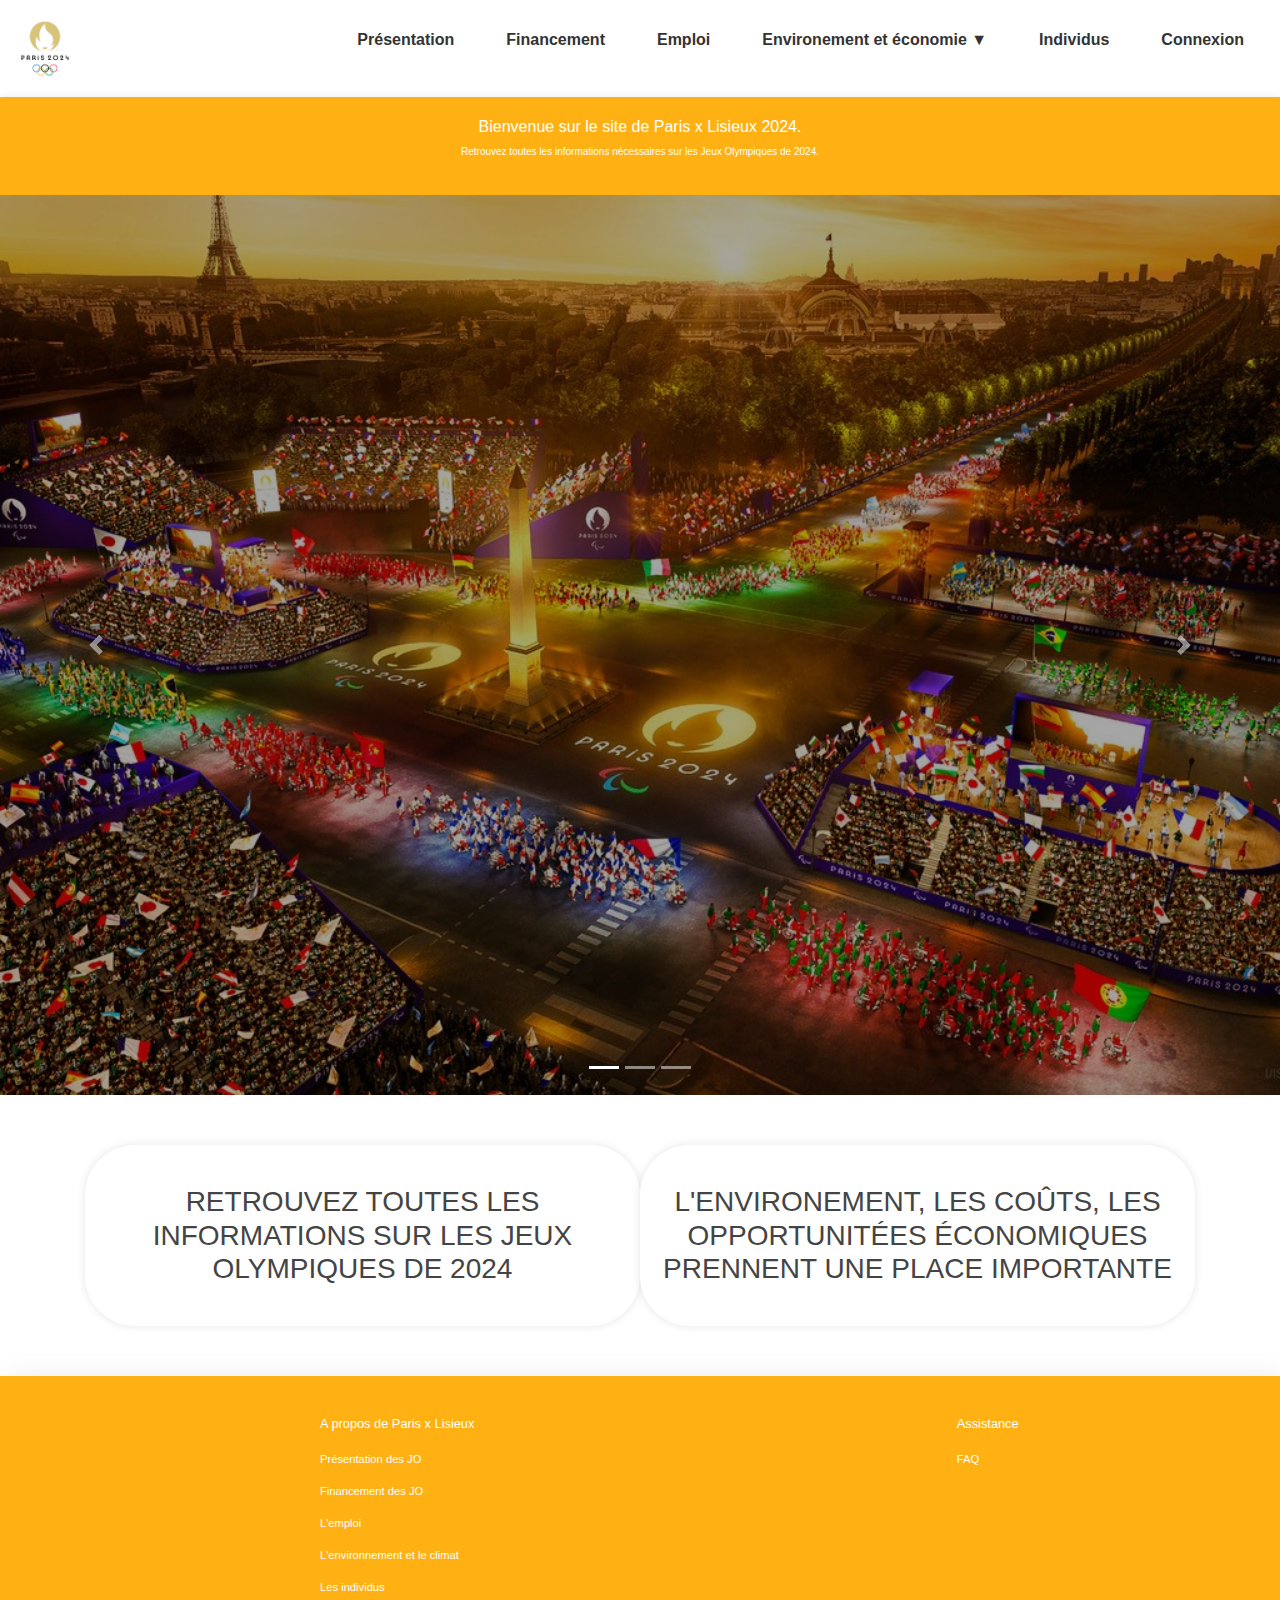
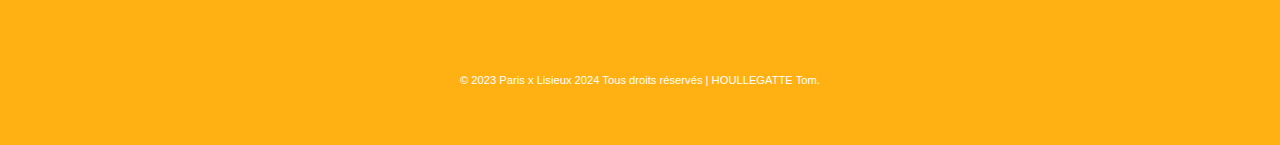
<file: index.html>
<!DOCTYPE html>
<html lang="fr">
<head>
    <meta charset="UTF-8">
    <meta name="viewport" content="width=device-width, initial-scale=1.0">
    <title>Paris x Lisieux | 2024</title>
    <link rel="shortcut icon" type="image/png" href="img/favicon.ico">
    <link rel="stylesheet" href="css/main.css">
    <link rel="stylesheet" href="https://cdn.jsdelivr.net/npm/bootstrap@4.0.0/dist/css/bootstrap.min.css" integrity="sha384-Gn5384xqQ1aoWXA+058RXPxPg6fy4IWvTNh0E263XmFcJlSAwiGgFAW/dAiS6JXm" crossorigin="anonymous">
</head>
<body>
    <!-- Barre de navigation -->
    <header class="main-header">
        <div class="logo">
            <a href="index.html"><img class="logo-img" src="img/JO.png" alt="Logo JO"></a>
        </div>

        <nav class="main-nav">
            <ul class="nav-list">
                <li class="nav-item"><a class="nav-link" href="presentation.html">Présentation</a></li>
                <li class="nav-item"><a class="nav-link" href="funding-of-jo.html">Financement</a></li>
                <li class="nav-item"><a class="nav-link" href="emploi.html">Emploi</a></li>
                <li class="nav-item deroulant"><a class="nav-link" href="#">Environement et économie</a>
                    <ul class="sous">
                        <li><a href="cost.html">Les coûts</a></li>
                        <li><a href="opportunity-economic.html">Les opportunitées économiques</a></li>
                        <li><a href="environment.html">L'environement</a></li>
                    </ul>
                </li>
                <li class="nav-item"><a class="nav-link" href="people.html">Individus</a></li>
                <li class="nav-item"><a class="nav-link" href="connexion.html">Connexion</a></li>
            </ul>
        </nav>

        <div id="burger-menu">
            <span></span>
          </div>
          
          <div id="menu">
              <ul>
                <li><a href="presentation.html">Présentation</a></li>
                <li><a href="funding-of-jo.html">Financement</a></li>
                <li><a href="emploi.html">Emploi</a></li>
                <li><a href="cost.html">Les coûts</a></li>
                <li><a href="opportunity-economic.html">Les opportunitées économiques</a></li>
                <li><a href="environment.html">L'environement</a></li>
                <li><a href="people.html">Individus</a></li>
                <li><a href="connexion.html">Connexion</a></li>
              </ul>
          </div>
    </header>
    <!-- Fin de la barre de navigation -->

    <!-- Contenu principal -->
    <div class="info-special">
        <h1 class="info-special-title">Bienvenue sur le site de Paris x Lisieux 2024.</h1>
        <p class="info-special-text">Retrouvez toutes les informations nécessaires sur les Jeux Olympiques de 2024.</p>
    </div>

    <!-- Image de présentation -->
    <div id="carouselExampleIndicators" class="carousel slide" data-ride="carousel">
        <ol class="carousel-indicators">
            <li data-target="#carouselExampleIndicators" data-slide-to="0" class="active"></li>
            <li data-target="#carouselExampleIndicators" data-slide-to="1"></li>
            <li data-target="#carouselExampleIndicators" data-slide-to="2"></li>
        </ol>

        <div class="carousel-inner">
            <div class="carousel-item active">
                <img class="d-block w-100" src="img/fond.jpg" alt="Image de présentation des JO">
            </div>
          
            <div class="carousel-item">
                <img class="d-block w-100" src="img/fond2.jpg" alt="Image de présentation des JO">
            </div>
          
            <div class="carousel-item">
                <img class="d-block w-100" src="img/fond3.jpg" alt="Image de présentation des JO">
            </div>
        </div>

        <a class="carousel-control-prev" href="#carouselExampleIndicators" role="button" data-slide="prev">
            <span class="carousel-control-prev-icon" aria-hidden="true"></span>
            <span class="sr-only">Previous</span>
        </a>
        
        <a class="carousel-control-next" href="#carouselExampleIndicators" role="button" data-slide="next">
            <span class="carousel-control-next-icon" aria-hidden="true"></span>
            <span class="sr-only">Next</span>
        </a>
    </div>

    <!-- Texte boxe -->
    <main>
        <div class="container">
            <div class="text-box">
                <h3>Retrouvez toutes les informations sur les Jeux Olympiques de 2024</h3>
            </div>

            <div class="text-box">
                <h3>L'environement, les coûts, les opportunitées économiques prennent une place importante</h3>
            </div>
        </div>
    </main>

    <!-- Footer -->
    <footer class="footer">
        <div class="footer-container">
            <div class="footer-column">
                <h4>A propos de Paris x Lisieux</h4>
                <ul class="footer-list">
                    <li class="footer-li"><a href="presentation.html">Présentation des JO</a></li>
                    <li class="footer-li"><a href="funding-of-jo.html">Financement des JO</a></li>
                    <li class="footer-li"><a href="emploi.html">L'emploi</a></li>
                    <li class="footer-li"><a href="environment.html">L'environnement et le climat</a></li>
                    <li class="footer-li"><a href="people.html">Les individus</a></li>
                </ul>
            </div>
        </div>

        <div class="footer-column">
            <h4>Assistance</h4>
            <ul class="footer-list">
                <li class="footer-li"><a href="faq.html">FAQ</a></li>
            </ul>
        </div>

        <div class="p-footer">
            <p class="p-footer-text">© 2023 Paris x Lisieux 2024 Tous droits réservés | HOULLEGATTE Tom.</p>
        </div>
    </footer>

    <!-- Script -->
    <script src="js/carousel.js"></script>
    <script src="js/menu.js"></script>
    <script src="https://code.jquery.com/jquery-3.2.1.slim.min.js" integrity="sha384-KJ3o2DKtIkvYIK3UENzmM7KCkRr/rE9/Qpg6aAZGJwFDMVNA/GpGFF93hXpG5KkN" crossorigin="anonymous"></script>
    <script src="https://cdn.jsdelivr.net/npm/popper.js@1.12.9/dist/umd/popper.min.js" integrity="sha384-ApNbgh9B+Y1QKtv3Rn7W3mgPxhU9K/ScQsAP7hUibX39j7fakFPskvXusvfa0b4Q" crossorigin="anonymous"></script>
    <script src="https://cdn.jsdelivr.net/npm/bootstrap@4.0.0/dist/js/bootstrap.min.js" integrity="sha384-JZR6Spejh4U02d8jOt6vLEHfe/JQGiRRSQQxSfFWpi1MquVdAyjUar5+76PVCmYl" crossorigin="anonymous"></script>

</body>
</html>
</file>
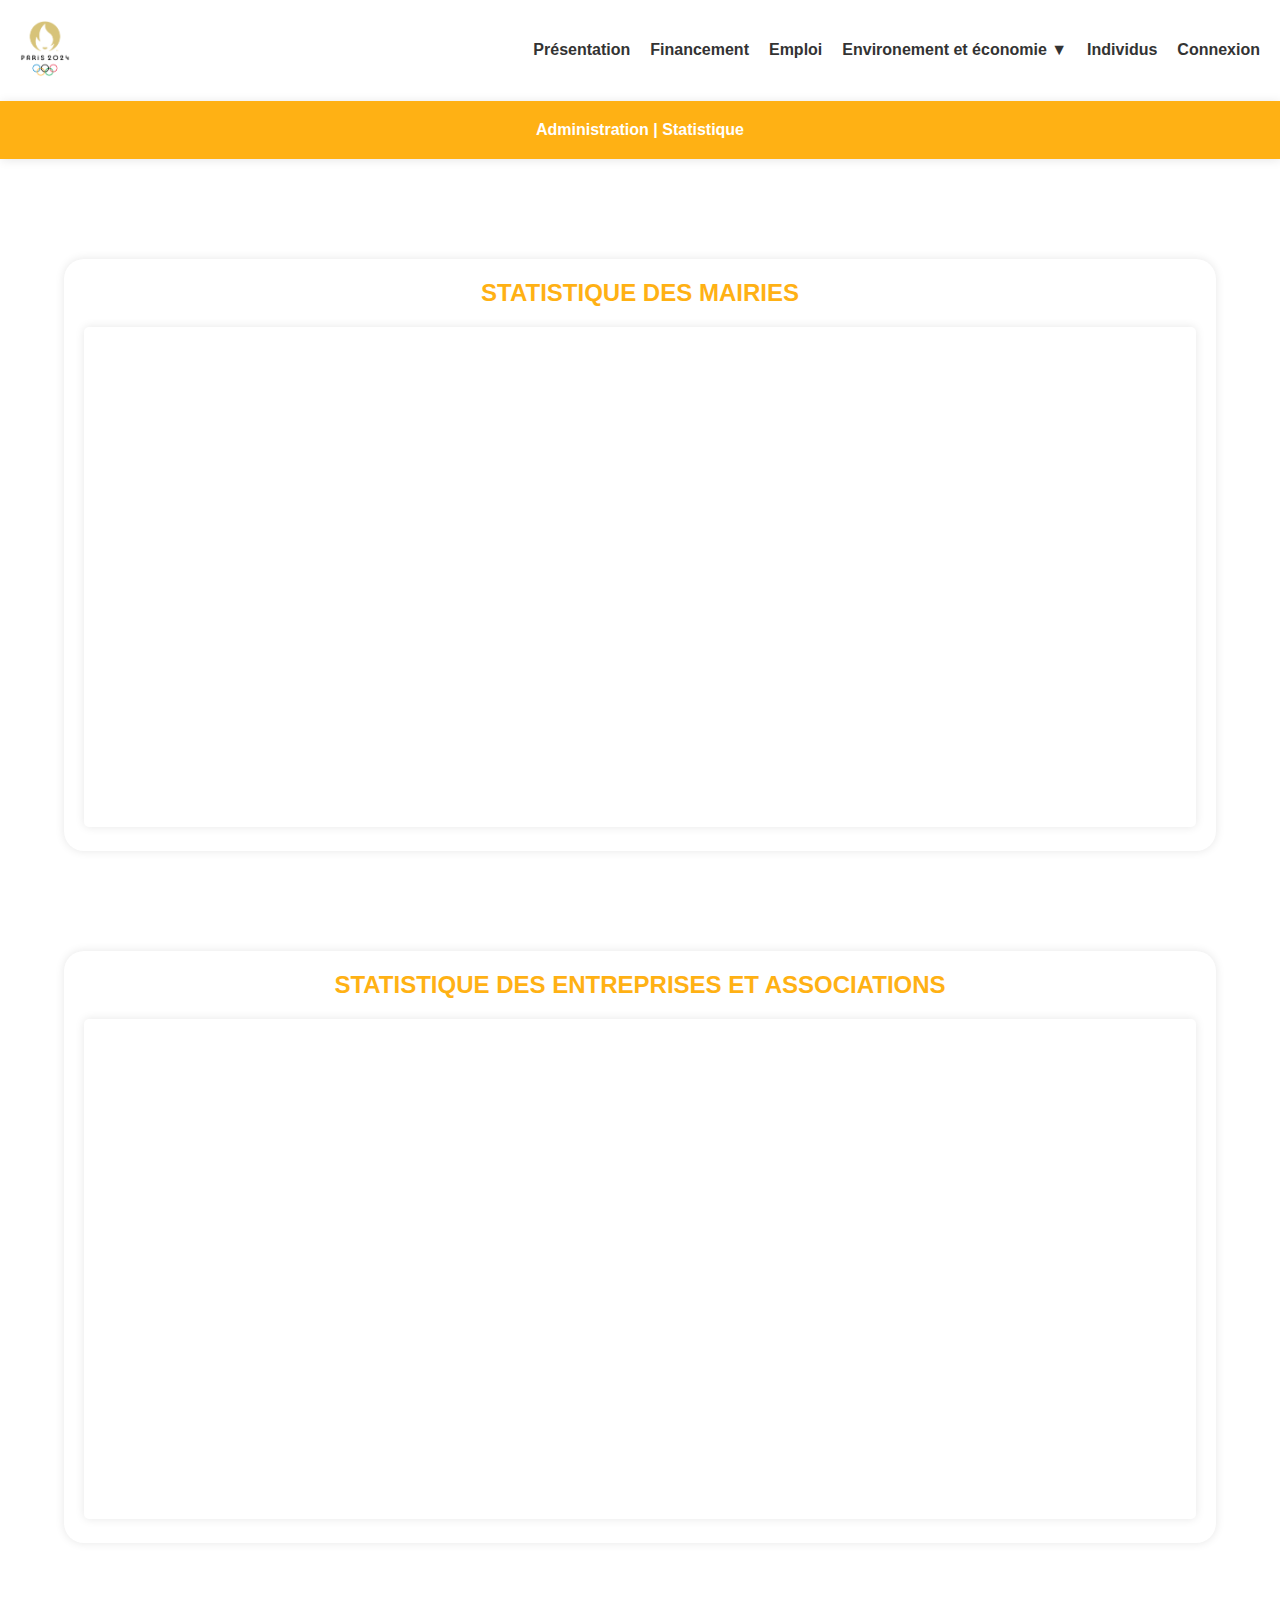
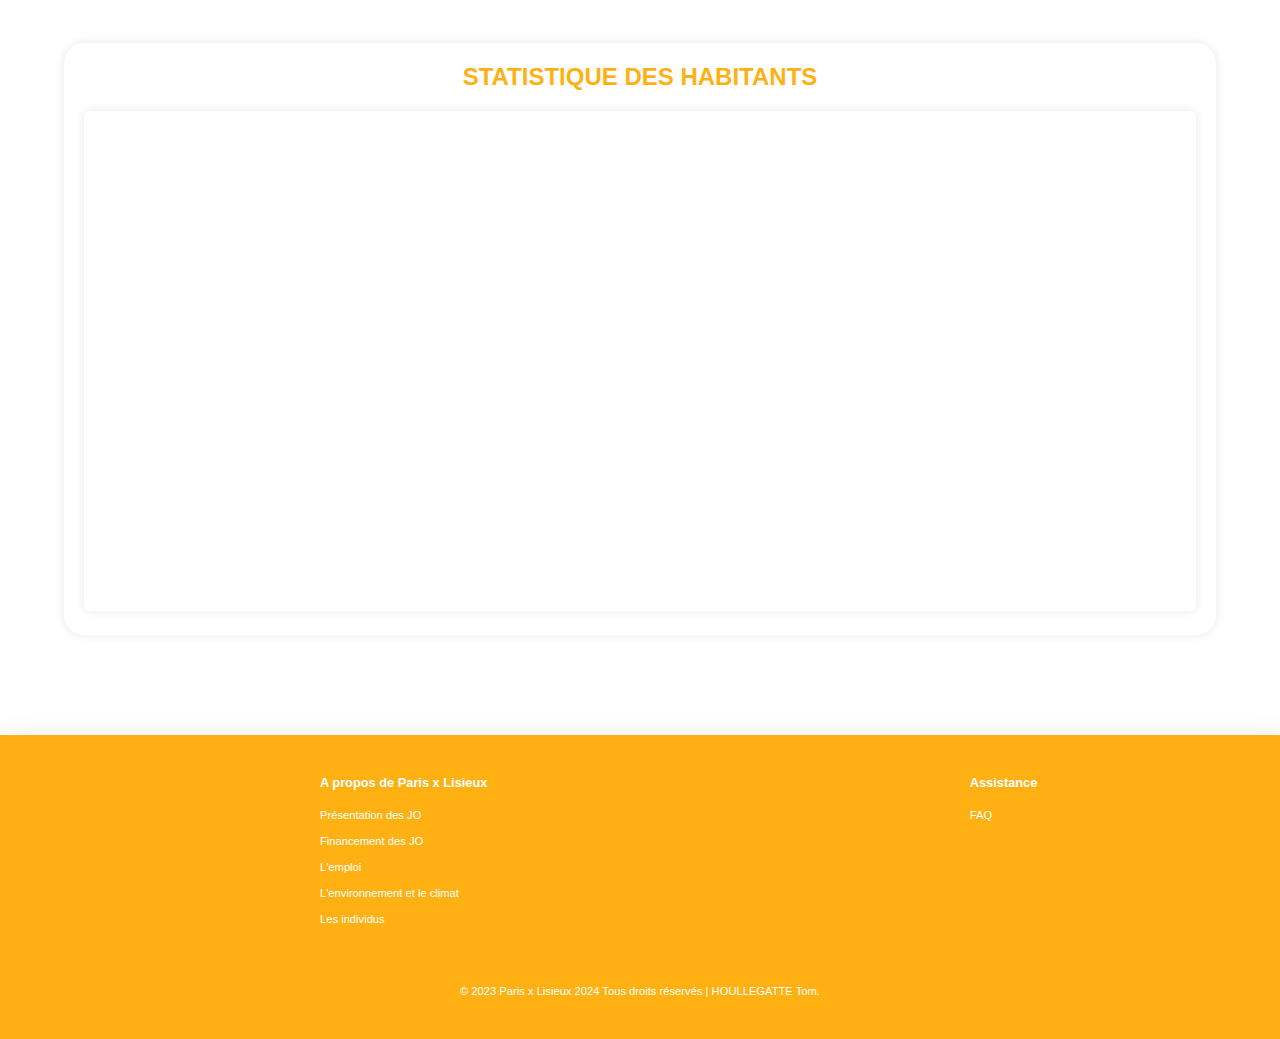
<file: admin.html>
<!DOCTYPE html>
<html lang="fr">
<head>
    <meta charset="UTF-8">
    <meta name="viewport" content="width=device-width, initial-scale=1.0">
    <title>Paris x Lisieux | 2024</title>
    <link rel="shortcut icon" type="image/png" href="img/favicon.ico">
    <link rel="stylesheet" href="css/main.css">
</head>
<body>
    <!-- Barre de navigation -->
    <header class="main-header">
        <div class="logo">
            <a href="index.html"><img class="logo-img" src="img/JO.png" alt="Logo JO"></a>
        </div>

        <nav class="main-nav">
            <ul class="nav-list">
                <li class="nav-item"><a class="nav-link" href="presentation.html">Présentation</a></li>
                <li class="nav-item"><a class="nav-link" href="funding-of-jo.html">Financement</a></li>
                <li class="nav-item"><a class="nav-link" href="emploi.html">Emploi</a></li>
                <li class="nav-item deroulant"><a class="nav-link" href="#">Environement et économie</a>
                    <ul class="sous">
                        <li><a href="cost.html">Les coûts</a></li>
                        <li><a href="opportunity-economic.html">Les opportunitées économiques</a></li>
                        <li><a href="environment.html">L'environement</a></li>
                    </ul>
                </li>
                <li class="nav-item"><a class="nav-link" href="people.html">Individus</a></li>
                <li class="nav-item"><a class="nav-link" href="connexion.html">Connexion</a></li>
            </ul>
        </nav>

        <div id="burger-menu">
            <span></span>
          </div>
          
          <div id="menu">
              <ul>
                <li><a href="presentation.html">Présentation</a></li>
                <li><a href="funding-of-jo.html">Financement</a></li>
                <li><a href="emploi.html">Emploi</a></li>
                <li><a href="cost.html">Les coûts</a></li>
                <li><a href="opportunity-economic.html">Les opportunitées économiques</a></li>
                <li><a href="environment.html">L'environement</a></li>
                <li><a href="people.html">Individus</a></li>
                <li><a href="connexion.html">Connexion</a></li>
              </ul>
          </div>
    </header>
    <!-- Fin de la barre de navigation -->

    <!-- Contenu principal -->
    <div class="info-special">
        <h1 class="info-special-title">Administration | Statistique</h1>
    </div>

    <!-- Informations sur les statistiques -->
    <main>
        <div class="box-stat">
            <h2>Statistique des mairies</h2>
            <iframe src="https://docs.google.com/spreadsheets/d/e/2PACX-1vScLYXUyKqZnm5P-m3hSUyroWoYVbCvqaMSSirEhCD-s-NQgdzXD9trnLz-khHEzzZGywGbJLAhVADi/pubhtml?gid=707979985&amp;single=true&amp;widget=true&amp;headers=false"></iframe>
        </div>

        <div class="box-stat">
            <h2>Statistique des entreprises et associations</h2>
            <iframe src="https://docs.google.com/spreadsheets/d/e/2PACX-1vSumK6xxCesXS2iXo2mFp-rXfanlWmves38qI_5dbcjaLYCv_oUY_RnerxBADLXZ_n0NxKMyxM_ahcY/pubhtml?gid=1365958939&amp;single=true&amp;widget=true&amp;headers=false"></iframe>
        </div>

        <div class="box-stat">
            <h2>Statistique des habitants</h2>
            <iframe src="https://docs.google.com/spreadsheets/d/e/2PACX-1vSjie2YnyXhNao_lkzmf7SYIMS-oJGJI_7Zey4VUyFvwdZNPN881VTl8wjN1cOUmortzapH-Db_YPBK/pubhtml?gid=1082635093&amp;single=true&amp;widget=true&amp;headers=false"></iframe>
        </div>
    </main>
    
    <!-- Footer -->
    <footer class="footer">
        <div class="footer-container">
            <div class="footer-column">
                <h4>A propos de Paris x Lisieux</h4>
                <ul class="footer-list">
                    <li class="footer-li"><a href="presentation.html">Présentation des JO</a></li>
                    <li class="footer-li"><a href="funding-of-jo.html">Financement des JO</a></li>
                    <li class="footer-li"><a href="emploi.html">L'emploi</a></li>
                    <li class="footer-li"><a href="environment.html">L'environnement et le climat</a></li>
                    <li class="footer-li"><a href="people.html">Les individus</a></li>
                </ul>
            </div>
        </div>

        <div class="footer-column">
            <h4>Assistance</h4>
            <ul class="footer-list">
                <li class="footer-li"><a href="faq.html">FAQ</a></li>
            </ul>
        </div>

        <div class="p-footer">
            <p class="p-footer-text">© 2023 Paris x Lisieux 2024 Tous droits réservés |  HOULLEGATTE Tom.</p>
        </div>
    </footer>

    <!-- Script -->
    <script src="js/menu.js"></script>
    
</body>
</html>
</file>
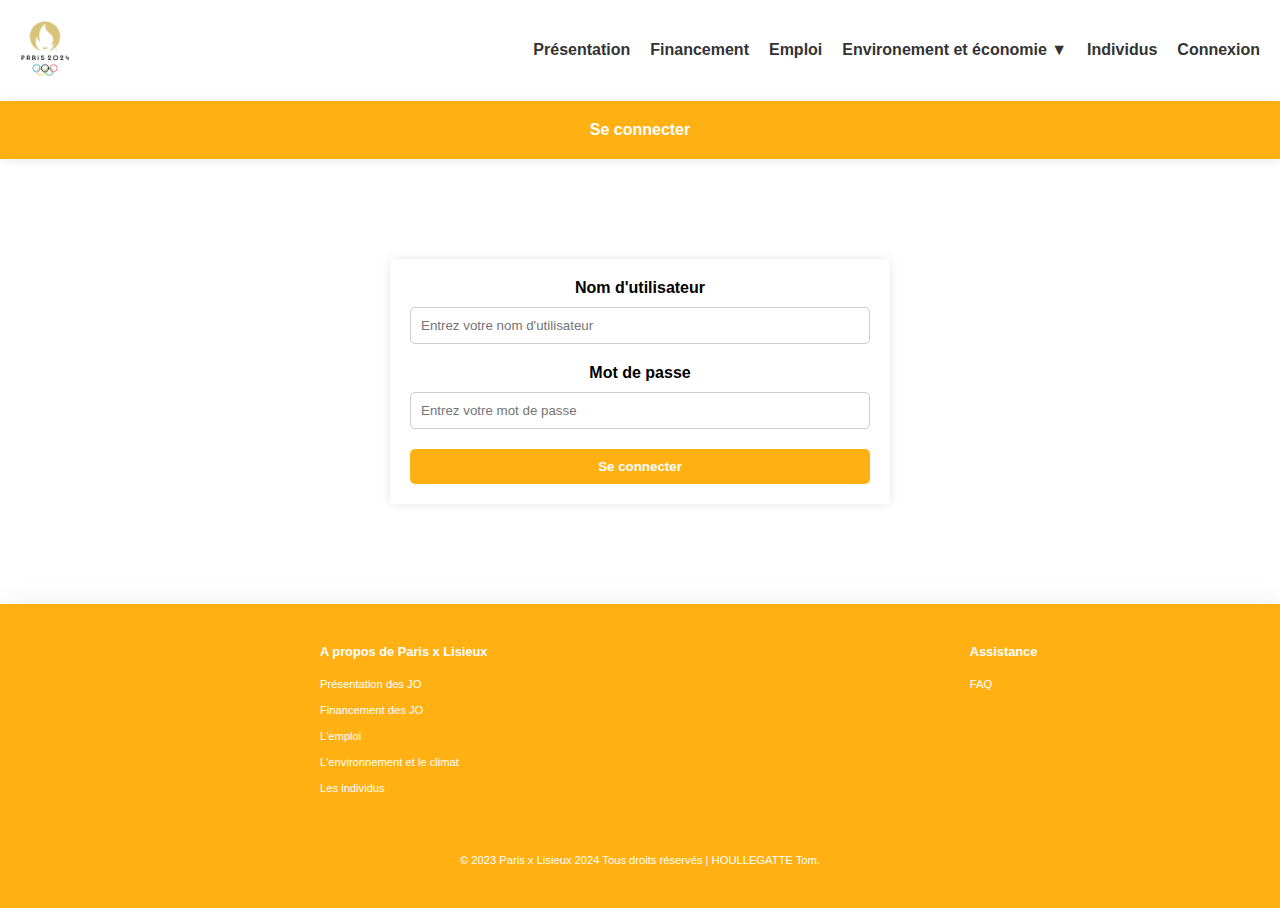
<file: connexion.html>
<!DOCTYPE html>
<html lang="fr">
<head>
    <meta charset="UTF-8">
    <meta name="viewport" content="width=device-width, initial-scale=1.0">
    <title>Paris x Lisieux | 2024</title>
    <link rel="shortcut icon" type="image/png" href="img/favicon.ico">
    <link rel="stylesheet" href="css/main.css">
</head>
<body>
    <!-- Barre de navigation -->
    <header class="main-header">
        <div class="logo">
            <a href="index.html"><img class="logo-img" src="img/JO.png" alt="Logo JO"></a>
        </div>

        <nav class="main-nav">
            <ul class="nav-list">
                <li class="nav-item"><a class="nav-link" href="presentation.html">Présentation</a></li>
                <li class="nav-item"><a class="nav-link" href="funding-of-jo.html">Financement</a></li>
                <li class="nav-item"><a class="nav-link" href="emploi.html">Emploi</a></li>
                <li class="nav-item deroulant"><a class="nav-link" href="#">Environement et économie</a>
                    <ul class="sous">
                        <li><a href="cost.html">Les coûts</a></li>
                        <li><a href="opportunity-economic.html">Les opportunitées économiques</a></li>
                        <li><a href="environment.html">L'environement</a></li>
                    </ul>
                </li>
                <li class="nav-item"><a class="nav-link" href="people.html">Individus</a></li>
                <li class="nav-item"><a class="nav-link" href="connexion.html">Connexion</a></li>
            </ul>
        </nav>

        <div id="burger-menu">
            <span></span>
          </div>
          
          <div id="menu">
              <ul>
                <li><a href="presentation.html">Présentation</a></li>
                <li><a href="funding-of-jo.html">Financement</a></li>
                <li><a href="emploi.html">Emploi</a></li>
                <li><a href="cost.html">Les coûts</a></li>
                <li><a href="opportunity-economic.html">Les opportunitées économiques</a></li>
                <li><a href="environment.html">L'environement</a></li>
                <li><a href="people.html">Individus</a></li>
                <li><a href="connexion.html">Connexion</a></li>
              </ul>
          </div>
    </header>
    <!-- Fin de la barre de navigation -->

    <!-- Contenu principal -->
    <div class="info-special">
        <h1 class="info-special-title">Se connecter</h1>
    </div>

    <!-- Formulaire de connexion -->
    <form class="form-box" id="loginForm">
        <div class="form-group">
            <label>Nom d'utilisateur</label>
            <input type="text" class="form-control" id="username" name="username" placeholder="Entrez votre nom d'utilisateur">
        </div>
        <div class="form-group">
            <label for="password">Mot de passe</label>
            <input type="password" class="form-control" id="password" name="mdp" placeholder="Entrez votre mot de passe">
        </div>
        <button type="submit" class="form-btn">Se connecter</button>
    </form>


    <!-- Footer -->
    <footer class="footer">
        <div class="footer-container">
            <div class="footer-column">
                <h4>A propos de Paris x Lisieux</h4>
                <ul class="footer-list">
                    <li class="footer-li"><a href="presentation.html">Présentation des JO</a></li>
                    <li class="footer-li"><a href="funding-of-jo.html">Financement des JO</a></li>
                    <li class="footer-li"><a href="emploi.html">L'emploi</a></li>
                    <li class="footer-li"><a href="environment.html">L'environnement et le climat</a></li>
                    <li class="footer-li"><a href="people.html">Les individus</a></li>
                </ul>
            </div>
        </div>

        <div class="footer-column">
            <h4>Assistance</h4>
            <ul class="footer-list">
                <li class="footer-li"><a href="faq.html">FAQ</a></li>
            </ul>
        </div>

        <div class="p-footer">
            <p class="p-footer-text">© 2023 Paris x Lisieux 2024 Tous droits réservés | HOULLEGATTE Tom.</p>
        </div>
    </footer>

    <!-- Script -->
    <script src="js/login.js"></script>
    <script src="js/menu.js"></script>
    
</body>
</html>
</file>
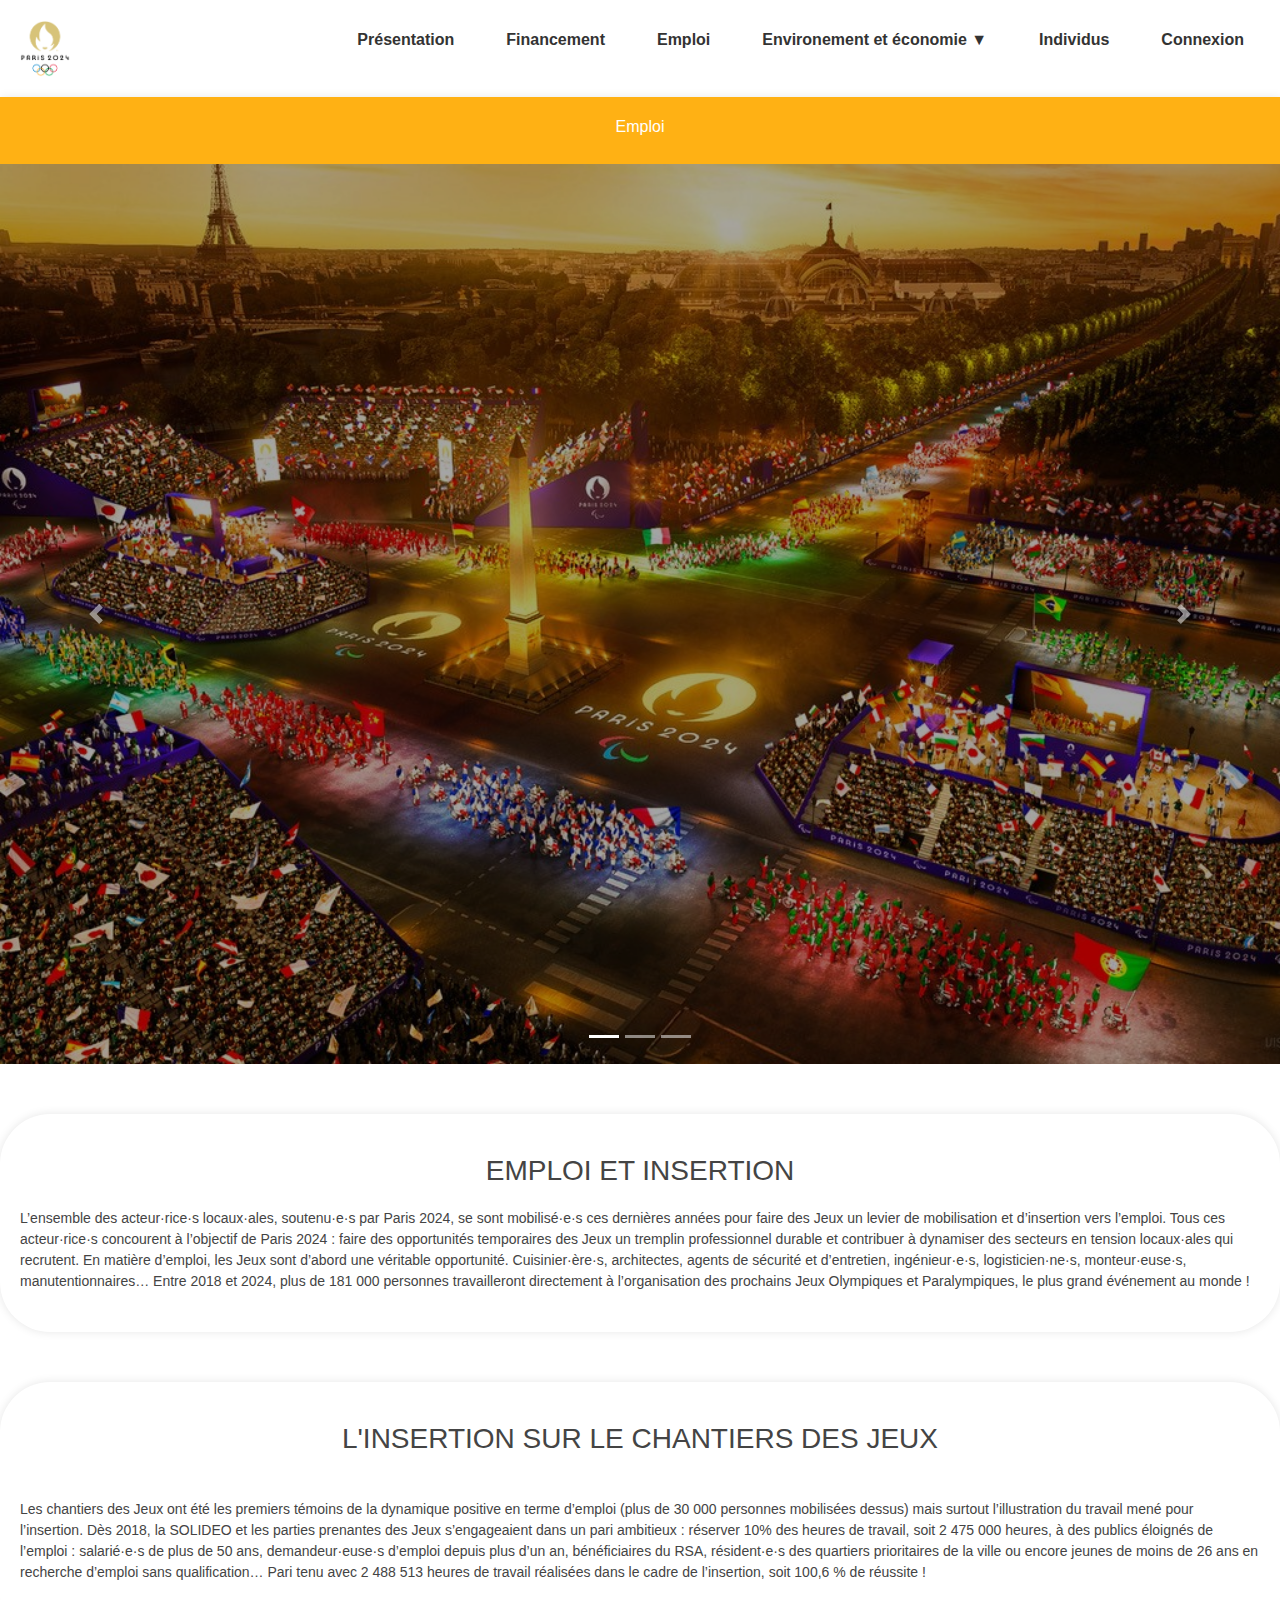
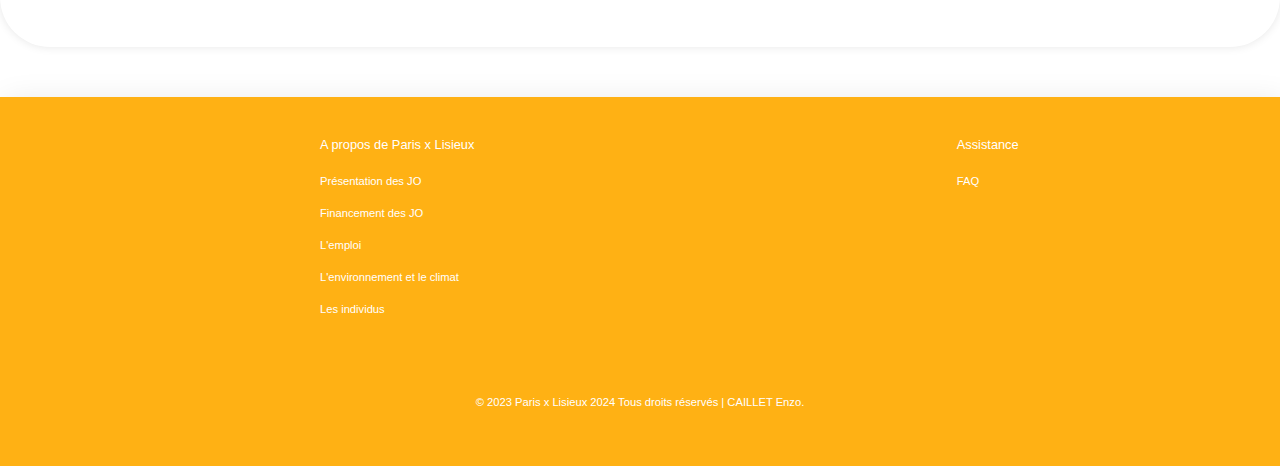
<file: emploi.html>
<!DOCTYPE html>
<html lang="fr">
<head>
    <meta charset="UTF-8">
    <meta name="viewport" content="width=device-width, initial-scale=1.0">
    <title>Paris x Lisieux 2024</title>
    <link rel="shortcut icon" type="image/png" href="img/favicon.ico">
    <link rel="stylesheet" href="css/main.css">
    <link rel="stylesheet" href="https://cdn.jsdelivr.net/npm/bootstrap@4.0.0/dist/css/bootstrap.min.css" integrity="sha384-Gn5384xqQ1aoWXA+058RXPxPg6fy4IWvTNh0E263XmFcJlSAwiGgFAW/dAiS6JXm" crossorigin="anonymous">
</head>
<body>
    <!-- Barre de navigation -->
    <header class="main-header">
        <div class="logo">
            <a href="index.html"><img class="logo-img" src="img/JO.png" alt="Logo JO"></a>
        </div>

        <nav class="main-nav">
            <ul class="nav-list">
                <li class="nav-item"><a class="nav-link" href="presentation.html">Présentation</a></li>
                <li class="nav-item"><a class="nav-link" href="funding-of-jo.html">Financement</a></li>
                <li class="nav-item"><a class="nav-link" href="emploi.html">Emploi</a></li>
                <li class="nav-item deroulant"><a class="nav-link" href="#">Environement et économie</a>
                    <ul class="sous">
                        <li><a href="cost.html">Les coûts</a></li>
                        <li><a href="opportunity-economic.html">Les opportunitées économiques</a></li>
                        <li><a href="environment.html">L'environement</a></li>
                    </ul>
                </li>
                <li class="nav-item"><a class="nav-link" href="people.html">Individus</a></li>
                <li class="nav-item"><a class="nav-link" href="connexion.html">Connexion</a></li>
            </ul>
        </nav>

        <div id="burger-menu">
            <span></span>
          </div>
          
          <div id="menu">
              <ul>
                <li><a href="presentation.html">Présentation</a></li>
                <li><a href="funding-of-jo.html">Financement</a></li>
                <li><a href="emploi.html">Emploi</a></li>
                <li><a href="cost.html">Les coûts</a></li>
                <li><a href="opportunity-economic.html">Les opportunitées économiques</a></li>
                <li><a href="environment.html">L'environement</a></li>
                <li><a href="people.html">Individus</a></li>
                <li><a href="connexion.html">Connexion</a></li>
              </ul>
          </div>
    </header>
    <!-- Fin de la barre de navigation -->

    <!-- Contenu principal -->
    <div class="info-special">
        <h1 class="info-special-title">Emploi</h1>
    </div>

    <!-- Image de présentation -->
    <div id="carouselExampleIndicators" class="carousel slide" data-ride="carousel">
        <ol class="carousel-indicators">
            <li data-target="#carouselExampleIndicators" data-slide-to="0" class="active"></li>
            <li data-target="#carouselExampleIndicators" data-slide-to="1"></li>
            <li data-target="#carouselExampleIndicators" data-slide-to="2"></li>
        </ol>

        <div class="carousel-inner">
            <div class="carousel-item active">
                <img class="d-block w-100" src="img/fond.jpg" alt="Image de présentation des JO">
            </div>
          
            <div class="carousel-item">
                <img class="d-block w-100" src="img/fond2.jpg" alt="Image de présentation des JO">
            </div>
          
            <div class="carousel-item">
                <img class="d-block w-100" src="img/fond3.jpg" alt="Image de présentation des JO">
            </div>
        </div>

        <a class="carousel-control-prev" href="#carouselExampleIndicators" role="button" data-slide="prev">
            <span class="carousel-control-prev-icon" aria-hidden="true"></span>
            <span class="sr-only">Previous</span>
        </a>
        
        <a class="carousel-control-next" href="#carouselExampleIndicators" role="button" data-slide="next">
            <span class="carousel-control-next-icon" aria-hidden="true"></span>
            <span class="sr-only">Next</span>
        </a>
    </div>

    <div class="text-box">
        <h3>Emploi et Insertion</h3>
        <p>L’ensemble des acteur·rice·s locaux·ales, soutenu·e·s par Paris 2024, se sont mobilisé·e·s ces dernières années pour faire des Jeux un levier de mobilisation et d’insertion vers l’emploi. Tous ces acteur·rice·s concourent à l’objectif de Paris 2024 : faire des opportunités temporaires des Jeux un tremplin professionnel durable et contribuer à dynamiser des secteurs en tension locaux·ales qui recrutent.
        En matière d’emploi, les Jeux sont d’abord une véritable opportunité. Cuisinier·ère·s, architectes, agents de sécurité et d’entretien, ingénieur·e·s, logisticien·ne·s, monteur·euse·s, manutentionnaires… Entre 2018 et 2024, plus de 181 000 personnes travailleront directement à l’organisation des prochains Jeux Olympiques et Paralympiques, le plus grand événement au monde !</p>
    </div>

    <div class="text-box">
        <h3> L'insertion sur le chantiers des jeux</h3><br>
        <p>Les chantiers des Jeux ont été les premiers témoins de la dynamique positive en terme d’emploi (plus de 30 000 personnes mobilisées dessus) mais surtout l’illustration du travail mené pour l’insertion.

            Dès 2018, la SOLIDEO et les parties prenantes des Jeux s’engageaient dans un pari ambitieux : réserver 10% des heures de travail, soit 2 475 000 heures, à des publics éloignés de l’emploi : salarié·e·s de plus de 50 ans, demandeur·euse·s d’emploi depuis plus d’un an, bénéficiaires du RSA, résident·e·s des quartiers prioritaires de la ville ou encore jeunes de moins de 26 ans en recherche d’emploi sans qualification… Pari tenu avec 2 488 513 heures de travail réalisées dans le cadre de l’insertion, soit 100,6 % de réussite !</p><br>
    </div>
    
<!--<div class="image">
        <img src="https://jopparis2024.seinesaintdenis.fr/nos-dispositifs/emploi-insertion/#image" alt="Impact des JO Paris sur l'activité sportive">
    </div>-->

    <!-- Footer -->
    <footer class="footer">
        <div class="footer-container">
            <div class="footer-column">
                <h4>A propos de Paris x Lisieux</h4>
                <ul class="footer-list">
                    <li class="footer-li"><a href="presentation.html">Présentation des JO</a></li>
                    <li class="footer-li"><a href="funding-of-jo.html">Financement des JO</a></li>
                    <li class="footer-li"><a href="emploi.html">L'emploi</a></li>
                    <li class="footer-li"><a href="environment.html">L'environnement et le climat</a></li>
                    <li class="footer-li"><a href="people.html">Les individus</a></li>
                </ul>
            </div>
        </div>

        <div class="footer-column">
            <h4>Assistance</h4>
            <ul class="footer-list">
                <li class="footer-li"><a href="faq.html">FAQ</a></li>
            </ul>
        </div>

        <div class="p-footer">
            <p class="p-footer-text">© 2023 Paris x Lisieux 2024 Tous droits réservés | CAILLET Enzo.</p>
        </div>
    </footer>

    <!-- Script -->
    <script src="js/carousel.js"></script>
    <script src="js/menu.js"></script>
    <script src="https://code.jquery.com/jquery-3.2.1.slim.min.js" integrity="sha384-KJ3o2DKtIkvYIK3UENzmM7KCkRr/rE9/Qpg6aAZGJwFDMVNA/GpGFF93hXpG5KkN" crossorigin="anonymous"></script>
    <script src="https://cdn.jsdelivr.net/npm/popper.js@1.12.9/dist/umd/popper.min.js" integrity="sha384-ApNbgh9B+Y1QKtv3Rn7W3mgPxhU9K/ScQsAP7hUibX39j7fakFPskvXusvfa0b4Q" crossorigin="anonymous"></script>
    <script src="https://cdn.jsdelivr.net/npm/bootstrap@4.0.0/dist/js/bootstrap.min.js" integrity="sha384-JZR6Spejh4U02d8jOt6vLEHfe/JQGiRRSQQxSfFWpi1MquVdAyjUar5+76PVCmYl" crossorigin="anonymous"></script>
    
</body>
</html>
</file>
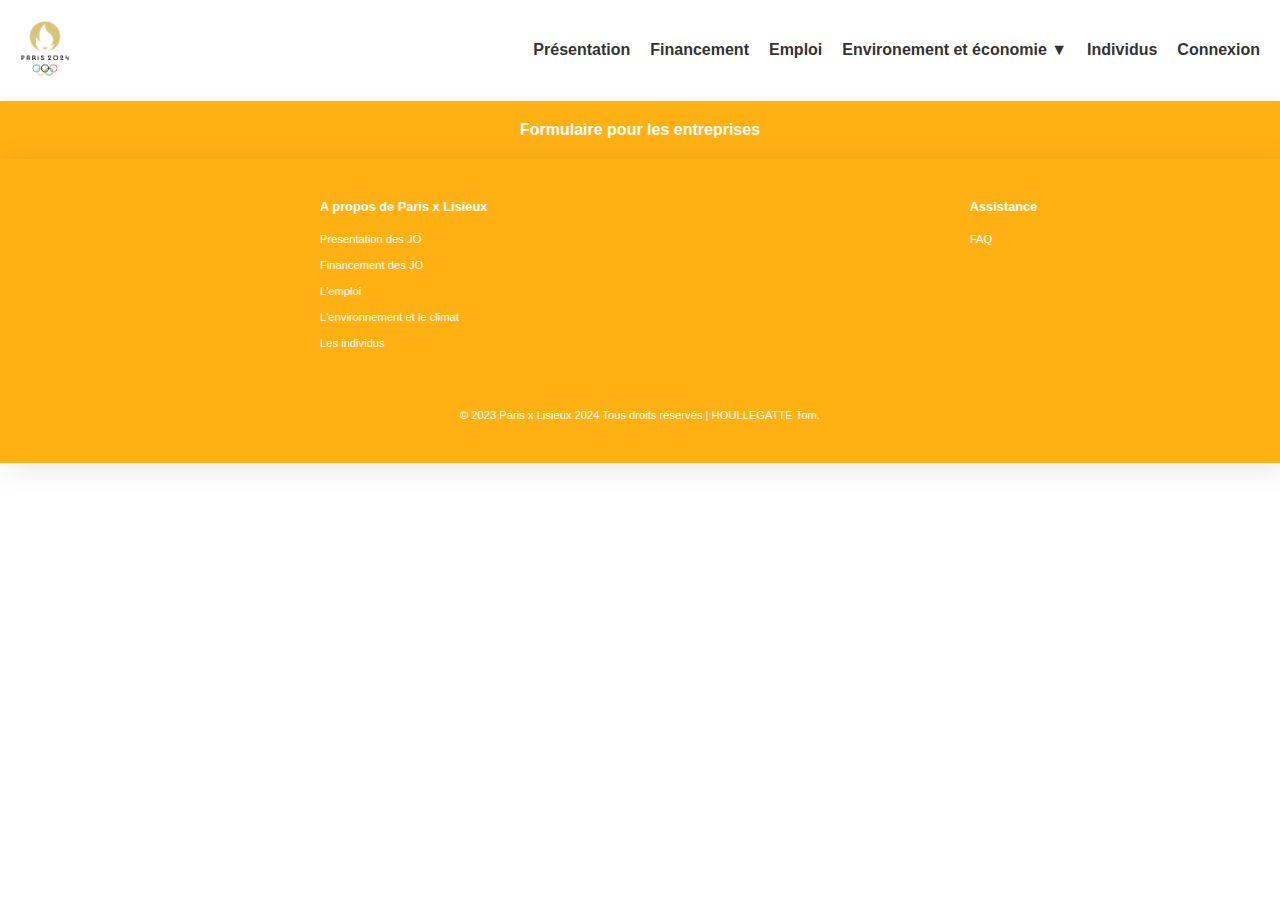
<file: forms-business.html>
<!DOCTYPE html>
<html lang="fr">
<head>
    <meta charset="UTF-8">
    <meta name="viewport" content="width=device-width, initial-scale=1.0">
    <title>Paris x Lisieux | 2024</title>
    <link rel="shortcut icon" type="image/png" href="img/favicon.ico">
    <link rel="stylesheet" href="css/main.css">
</head>
<body>
    <!-- Barre de navigation -->
    <header class="main-header">
        <div class="logo">
            <a href="index.html"><img class="logo-img" src="img/JO.png" alt="Logo JO"></a>
        </div>

        <nav class="main-nav">
            <ul class="nav-list">
                <li class="nav-item"><a class="nav-link" href="presentation.html">Présentation</a></li>
                <li class="nav-item"><a class="nav-link" href="funding-of-jo.html">Financement</a></li>
                <li class="nav-item"><a class="nav-link" href="emploi.html">Emploi</a></li>
                <li class="nav-item deroulant"><a class="nav-link" href="#">Environement et économie</a>
                    <ul class="sous">
                        <li><a href="cost.html">Les coûts</a></li>
                        <li><a href="opportunity-economic.html">Les opportunitées économiques</a></li>
                        <li><a href="environment.html">L'environement</a></li>
                    </ul>
                </li>
                <li class="nav-item"><a class="nav-link" href="people.html">Individus</a></li>
                <li class="nav-item"><a class="nav-link" href="connexion.html">Connexion</a></li>
            </ul>
        </nav>

        <div id="burger-menu">
            <span></span>
          </div>
          
          <div id="menu">
              <ul>
                <li><a href="presentation.html">Présentation</a></li>
                <li><a href="funding-of-jo.html">Financement</a></li>
                <li><a href="emploi.html">Emploi</a></li>
                <li><a href="cost.html">Les coûts</a></li>
                <li><a href="opportunity-economic.html">Les opportunitées économiques</a></li>
                <li><a href="environment.html">L'environement</a></li>
                <li><a href="people.html">Individus</a></li>
                <li><a href="connexion.html">Connexion</a></li>
              </ul>
          </div>
    </header>
    <!-- Fin de la barre de navigation -->

    <!-- Contenu principal -->
    <div class="info-special">
        <h1 class="info-special-title">Formulaire pour les entreprises</h1>
    </div>

    <!-- Formulaire de connexion -->
    <main>
        <div id="ff-compose"></div>
    </main>
    
    <!-- Footer -->
    <footer class="footer">
        <div class="footer-container">
            <div class="footer-column">
                <h4>A propos de Paris x Lisieux</h4>
                <ul class="footer-list">
                    <li class="footer-li"><a href="presentation.html">Présentation des JO</a></li>
                    <li class="footer-li"><a href="funding-of-jo.html">Financement des JO</a></li>
                    <li class="footer-li"><a href="emploi.html">L'emploi</a></li>
                    <li class="footer-li"><a href="environment.html">L'environnement et le climat</a></li>
                    <li class="footer-li"><a href="people.html">Les individus</a></li>
                </ul>
            </div>
        </div>

        <div class="footer-column">
            <h4>Assistance</h4>
            <ul class="footer-list">
                <li class="footer-li"><a href="faq.html">FAQ</a></li>
            </ul>
        </div>

        <div class="p-footer">
            <p class="p-footer-text">© 2023 Paris x Lisieux 2024 Tous droits réservés | HOULLEGATTE Tom.</p>
        </div>
    </footer>

    <!-- Script -->
    <script src="js/login.js"></script>
    <script async defer src="https://formfacade.com/include/100097035348029193850/form/1FAIpQLSfNXSGIREiVgimDp_e_PYMvGnfo0dCUKP4ZDFlp7MTD-nfZ2Q/classic.js?div=ff-compose"></script>
    <script src="js/menu.js"></script>
    
</body>
</html>
</file>
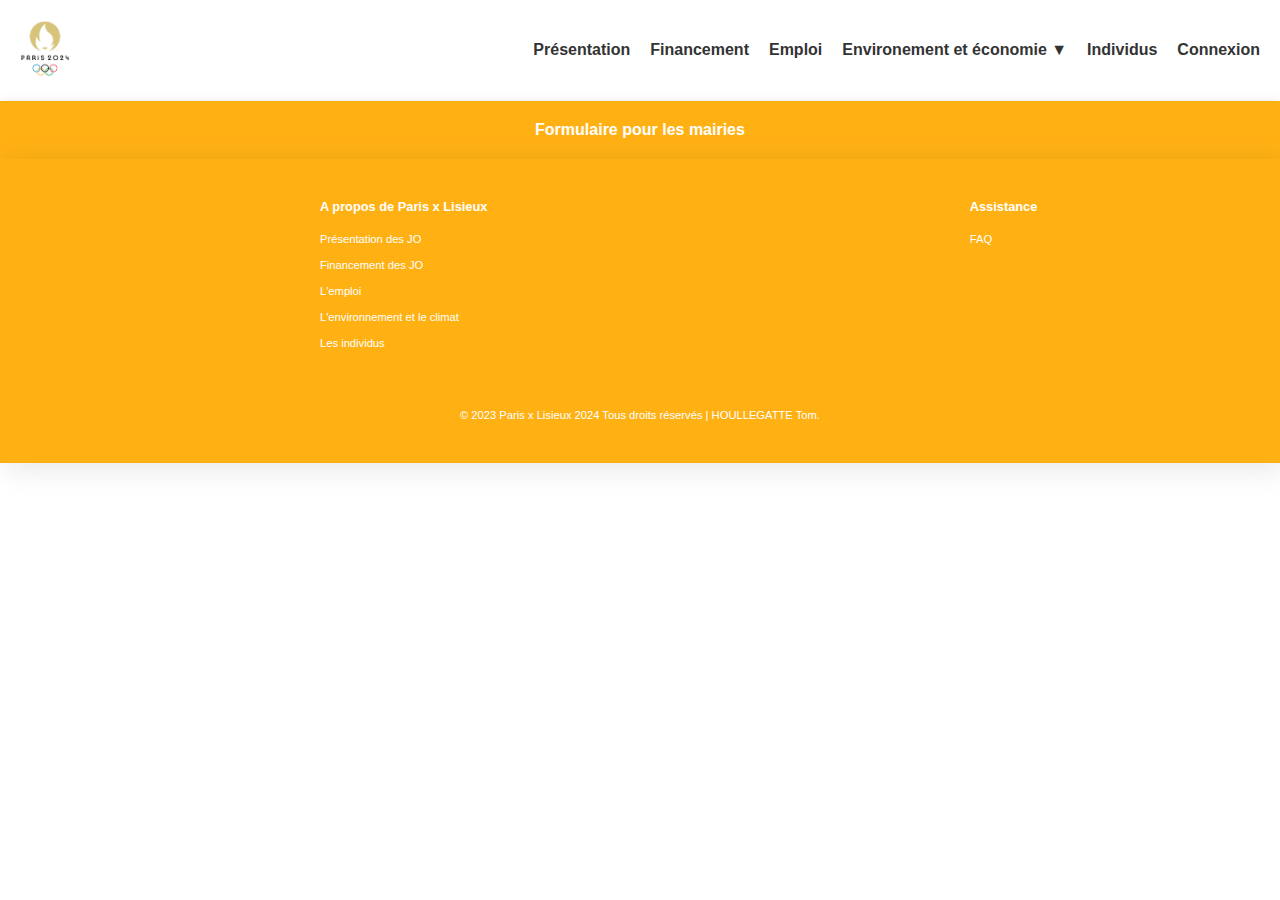
<file: forms-city.html>
<!DOCTYPE html>
<html lang="fr">
<head>
    <meta charset="UTF-8">
    <meta name="viewport" content="width=device-width, initial-scale=1.0">
    <title>Paris x Lisieux | 2024</title>
    <link rel="shortcut icon" type="image/png" href="img/favicon.ico">
    <link rel="stylesheet" href="css/main.css">
</head>
<body>
    <!-- Barre de navigation -->
    <header class="main-header">
        <div class="logo">
            <a href="index.html"><img class="logo-img" src="img/JO.png" alt="Logo JO"></a>
        </div>

        <nav class="main-nav">
            <ul class="nav-list">
                <li class="nav-item"><a class="nav-link" href="presentation.html">Présentation</a></li>
                <li class="nav-item"><a class="nav-link" href="funding-of-jo.html">Financement</a></li>
                <li class="nav-item"><a class="nav-link" href="emploi.html">Emploi</a></li>
                <li class="nav-item deroulant"><a class="nav-link" href="#">Environement et économie</a>
                    <ul class="sous">
                        <li><a href="cost.html">Les coûts</a></li>
                        <li><a href="opportunity-economic.html">Les opportunitées économiques</a></li>
                        <li><a href="environment.html">L'environement</a></li>
                    </ul>
                </li>
                <li class="nav-item"><a class="nav-link" href="people.html">Individus</a></li>
                <li class="nav-item"><a class="nav-link" href="connexion.html">Connexion</a></li>
            </ul>
        </nav>

        <div id="burger-menu">
            <span></span>
          </div>
          
          <div id="menu">
              <ul>
                <li><a href="presentation.html">Présentation</a></li>
                <li><a href="funding-of-jo.html">Financement</a></li>
                <li><a href="emploi.html">Emploi</a></li>
                <li><a href="cost.html">Les coûts</a></li>
                <li><a href="opportunity-economic.html">Les opportunitées économiques</a></li>
                <li><a href="environment.html">L'environement</a></li>
                <li><a href="people.html">Individus</a></li>
                <li><a href="connexion.html">Connexion</a></li>
              </ul>
          </div>
    </header>
    <!-- Fin de la barre de navigation -->

    <!-- Contenu principal -->
    <div class="info-special">
        <h1 class="info-special-title">Formulaire pour les mairies</h1>
    </div>

    <!-- Formulaire de connexion -->
    <main>
        <div id="ff-compose"></div>
    </main>
    
    <!-- Footer -->
    <footer class="footer">
        <div class="footer-container">
            <div class="footer-column">
                <h4>A propos de Paris x Lisieux</h4>
                <ul class="footer-list">
                    <li class="footer-li"><a href="presentation.html">Présentation des JO</a></li>
                    <li class="footer-li"><a href="funding-of-jo.html">Financement des JO</a></li>
                    <li class="footer-li"><a href="emploi.html">L'emploi</a></li>
                    <li class="footer-li"><a href="environment.html">L'environnement et le climat</a></li>
                    <li class="footer-li"><a href="people.html">Les individus</a></li>
                </ul>
            </div>
        </div>

        <div class="footer-column">
            <h4>Assistance</h4>
            <ul class="footer-list">
                <li class="footer-li"><a href="faq.html">FAQ</a></li>
            </ul>
        </div>

        <div class="p-footer">
            <p class="p-footer-text">© 2023 Paris x Lisieux 2024 Tous droits réservés | HOULLEGATTE Tom.</p>
        </div>
    </footer>

    <!-- Script -->
    <script src="js/login.js"></script>
    <script async defer src="https://formfacade.com/include/100097035348029193850/form/1FAIpQLSckLNlM9lDG4-PSBU9UBENOESjT7MxJTewPRi2iUvK-yBXQ3Q/classic.js?div=ff-compose"></script>
    <script src="js/menu.js"></script>
    
</body>
</html>
</file>
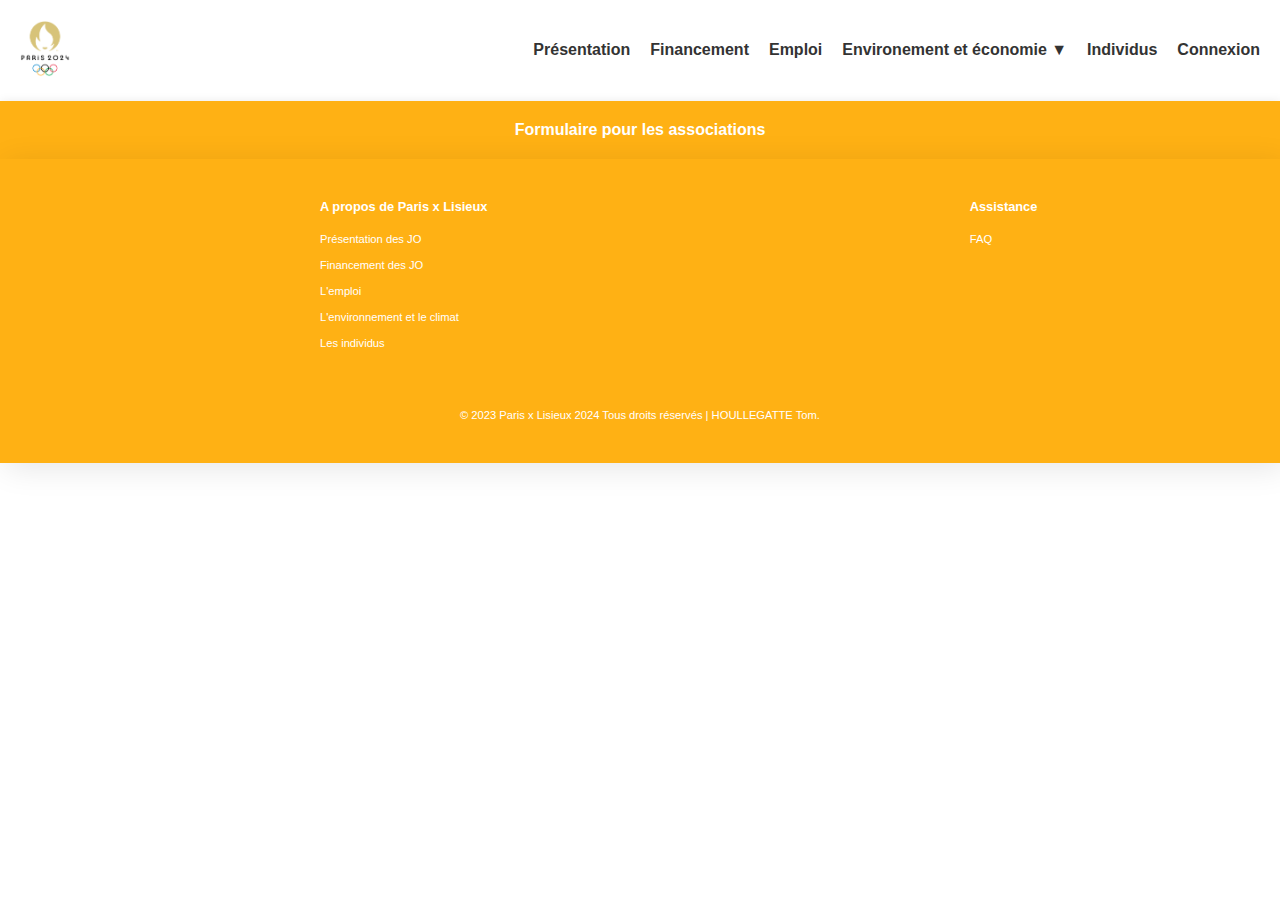
<file: forms-organization.html>
<!DOCTYPE html>
<html lang="fr">
<head>
    <meta charset="UTF-8">
    <meta name="viewport" content="width=device-width, initial-scale=1.0">
    <title>Paris x Lisieux | 2024</title>
    <link rel="shortcut icon" type="image/png" href="img/favicon.ico">
    <link rel="stylesheet" href="css/main.css">
</head>
<body>
    <!-- Barre de navigation -->
    <header class="main-header">
        <div class="logo">
            <a href="index.html"><img class="logo-img" src="img/JO.png" alt="Logo JO"></a>
        </div>

        <nav class="main-nav">
            <ul class="nav-list">
                <li class="nav-item"><a class="nav-link" href="presentation.html">Présentation</a></li>
                <li class="nav-item"><a class="nav-link" href="funding-of-jo.html">Financement</a></li>
                <li class="nav-item"><a class="nav-link" href="emploi.html">Emploi</a></li>
                <li class="nav-item deroulant"><a class="nav-link" href="#">Environement et économie</a>
                    <ul class="sous">
                        <li><a href="cost.html">Les coûts</a></li>
                        <li><a href="opportunity-economic.html">Les opportunitées économiques</a></li>
                        <li><a href="environment.html">L'environement</a></li>
                    </ul>
                </li>
                <li class="nav-item"><a class="nav-link" href="people.html">Individus</a></li>
                <li class="nav-item"><a class="nav-link" href="connexion.html">Connexion</a></li>
            </ul>
        </nav>

        <div id="burger-menu">
            <span></span>
          </div>
          
          <div id="menu">
              <ul>
                <li><a href="presentation.html">Présentation</a></li>
                <li><a href="funding-of-jo.html">Financement</a></li>
                <li><a href="emploi.html">Emploi</a></li>
                <li><a href="cost.html">Les coûts</a></li>
                <li><a href="opportunity-economic.html">Les opportunitées économiques</a></li>
                <li><a href="environment.html">L'environement</a></li>
                <li><a href="people.html">Individus</a></li>
                <li><a href="connexion.html">Connexion</a></li>
              </ul>
          </div>
    </header>
    <!-- Fin de la barre de navigation -->

    <!-- Contenu principal -->
    <div class="info-special">
        <h1 class="info-special-title">Formulaire pour les associations</h1>
    </div>

    <!-- Formulaire de connexion -->
    <main>
        <div id="ff-compose"></div>
    </main>
    
    <!-- Footer -->
    <footer class="footer">
        <div class="footer-container">
            <div class="footer-column">
                <h4>A propos de Paris x Lisieux</h4>
                <ul class="footer-list">
                    <li class="footer-li"><a href="presentation.html">Présentation des JO</a></li>
                    <li class="footer-li"><a href="funding-of-jo.html">Financement des JO</a></li>
                    <li class="footer-li"><a href="emploi.html">L'emploi</a></li>
                    <li class="footer-li"><a href="environment.html">L'environnement et le climat</a></li>
                    <li class="footer-li"><a href="people.html">Les individus</a></li>
                </ul>
            </div>
        </div>

        <div class="footer-column">
            <h4>Assistance</h4>
            <ul class="footer-list">
                <li class="footer-li"><a href="faq.html">FAQ</a></li>
            </ul>
        </div>

        <div class="p-footer">
            <p class="p-footer-text">© 2023 Paris x Lisieux 2024 Tous droits réservés | HOULLEGATTE Tom.</p>
        </div>
    </footer>

    <!-- Script -->
    <script src="js/login.js"></script>
    <script async defer src="https://formfacade.com/include/100097035348029193850/form/1FAIpQLSfNXSGIREiVgimDp_e_PYMvGnfo0dCUKP4ZDFlp7MTD-nfZ2Q/classic.js?div=ff-compose"></script>
    <script src="js/menu.js"></script>
    
</body>
</html>
</file>
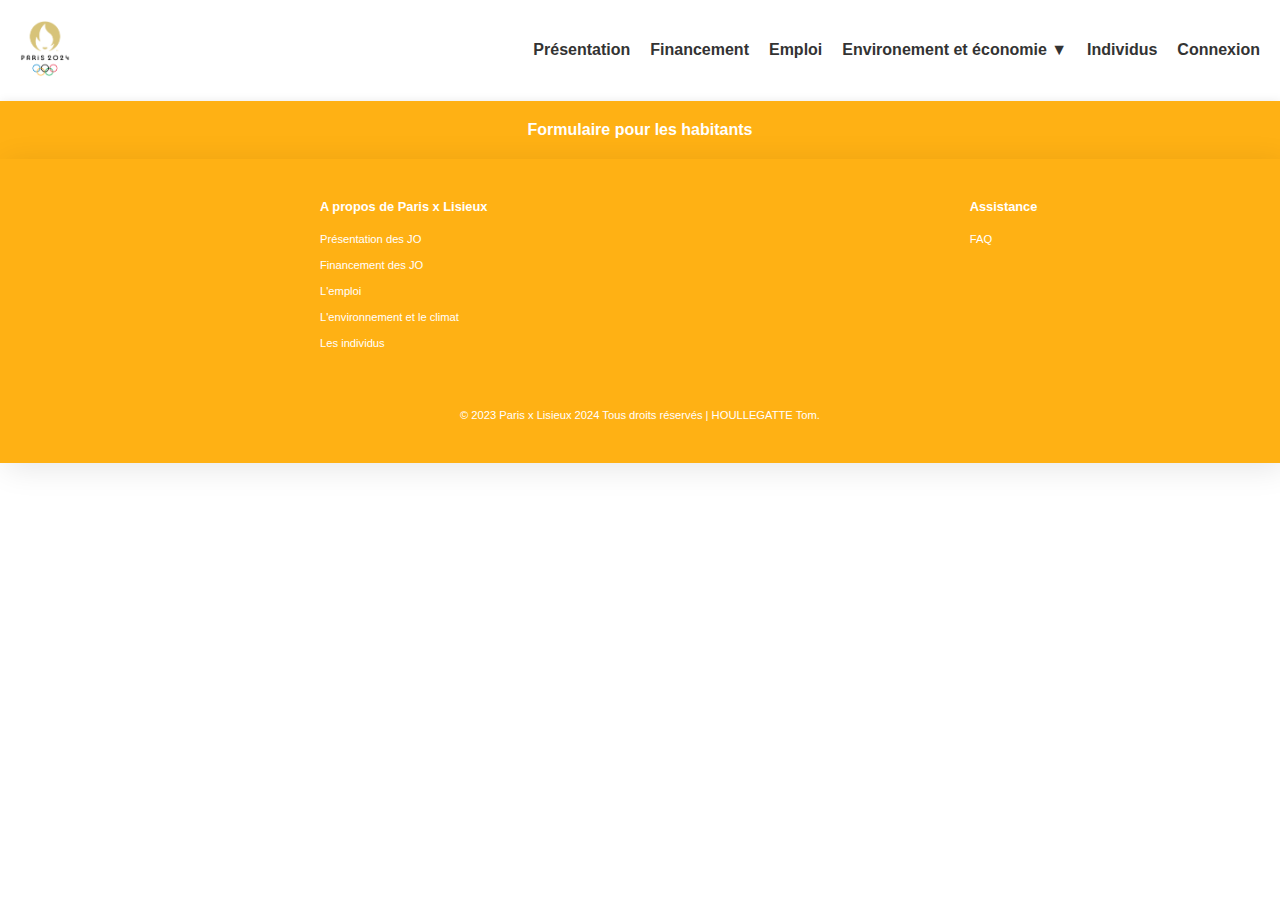
<file: forms-people.html>
<!DOCTYPE html>
<html lang="fr">
<head>
    <meta charset="UTF-8">
    <meta name="viewport" content="width=device-width, initial-scale=1.0">
    <title>Paris x Lisieux | 2024</title>
    <link rel="shortcut icon" type="image/png" href="img/favicon.ico">
    <link rel="stylesheet" href="css/main.css">
</head>
<body>
    <!-- Barre de navigation -->
    <header class="main-header">
        <div class="logo">
            <a href="index.html"><img class="logo-img" src="img/JO.png" alt="Logo JO"></a>
        </div>

        <nav class="main-nav">
            <ul class="nav-list">
                <li class="nav-item"><a class="nav-link" href="presentation.html">Présentation</a></li>
                <li class="nav-item"><a class="nav-link" href="funding-of-jo.html">Financement</a></li>
                <li class="nav-item"><a class="nav-link" href="emploi.html">Emploi</a></li>
                <li class="nav-item deroulant"><a class="nav-link" href="#">Environement et économie</a>
                    <ul class="sous">
                        <li><a href="cost.html">Les coûts</a></li>
                        <li><a href="opportunity-economic.html">Les opportunitées économiques</a></li>
                        <li><a href="environment.html">L'environement</a></li>
                    </ul>
                </li>
                <li class="nav-item"><a class="nav-link" href="people.html">Individus</a></li>
                <li class="nav-item"><a class="nav-link" href="connexion.html">Connexion</a></li>
            </ul>
        </nav>

        <div id="burger-menu">
            <span></span>
          </div>
          
          <div id="menu">
              <ul>
                <li><a href="presentation.html">Présentation</a></li>
                <li><a href="funding-of-jo.html">Financement</a></li>
                <li><a href="emploi.html">Emploi</a></li>
                <li><a href="cost.html">Les coûts</a></li>
                <li><a href="opportunity-economic.html">Les opportunitées économiques</a></li>
                <li><a href="environment.html">L'environement</a></li>
                <li><a href="people.html">Individus</a></li>
                <li><a href="connexion.html">Connexion</a></li>
              </ul>
          </div>
    </header>
    <!-- Fin de la barre de navigation -->

    <!-- Contenu principal -->
    <div class="info-special">
        <h1 class="info-special-title">Formulaire pour les habitants</h1>
    </div>

    <!-- Formulaire de connexion -->
    <main>
        <div id="ff-compose"></div>
    </main>
    
    <!-- Footer -->
    <footer class="footer">
        <div class="footer-container">
            <div class="footer-column">
                <h4>A propos de Paris x Lisieux</h4>
                <ul class="footer-list">
                    <li class="footer-li"><a href="presentation.html">Présentation des JO</a></li>
                    <li class="footer-li"><a href="funding-of-jo.html">Financement des JO</a></li>
                    <li class="footer-li"><a href="emploi.html">L'emploi</a></li>
                    <li class="footer-li"><a href="environment.html">L'environnement et le climat</a></li>
                    <li class="footer-li"><a href="people.html">Les individus</a></li>
                </ul>
            </div>
        </div>

        <div class="footer-column">
            <h4>Assistance</h4>
            <ul class="footer-list">
                <li class="footer-li"><a href="faq.html">FAQ</a></li>
            </ul>
        </div>

        <div class="p-footer">
            <p class="p-footer-text">© 2023 Paris x Lisieux 2024 Tous droits réservés | HOULLEGATTE Tom.</p>
        </div>
    </footer>

    <!-- Script -->
    <script src="js/login.js"></script>
    <script async defer src="https://formfacade.com/include/100097035348029193850/form/1FAIpQLSdtwzSUt_wb9XnareA4G5QMfum-ISAtj1kh4piQjpXZOcBuMA/classic.js?div=ff-compose"></script>
    <script src="js/menu.js"></script>
    
</body>
</html>
</file>
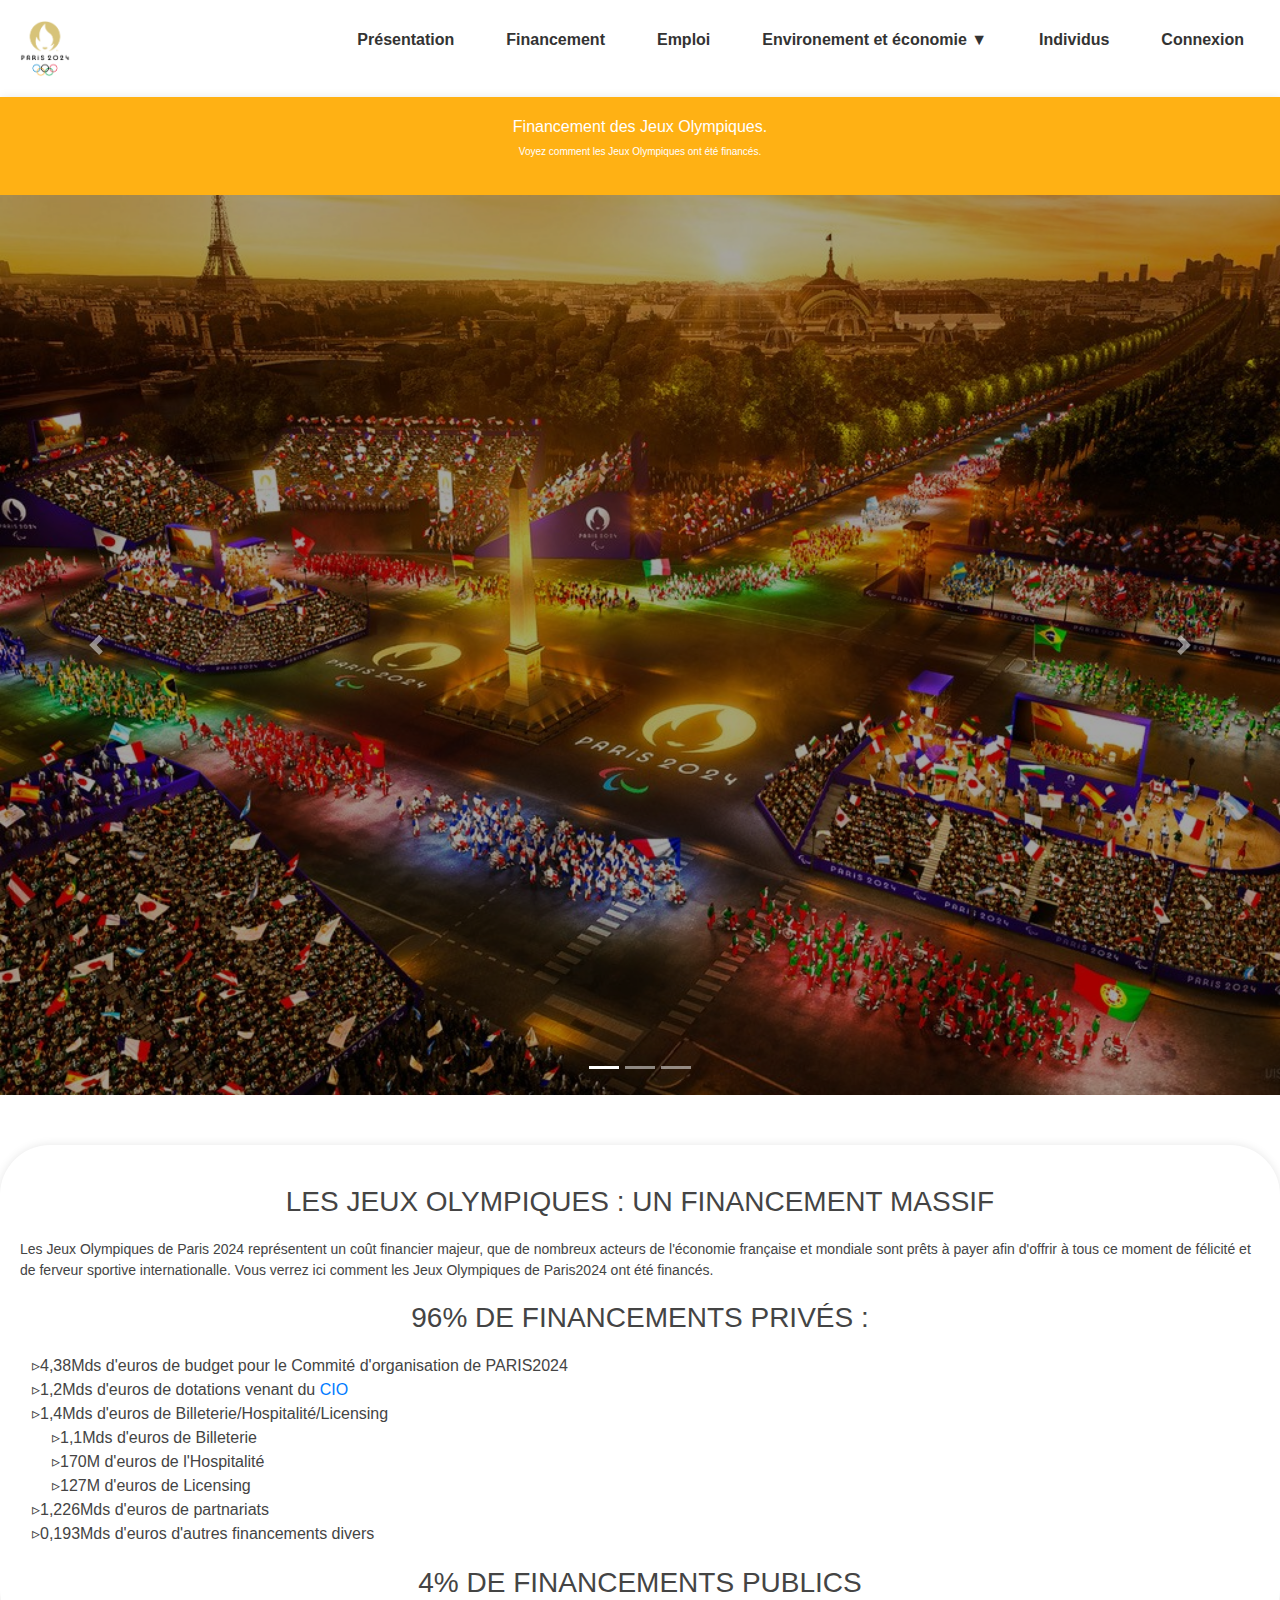
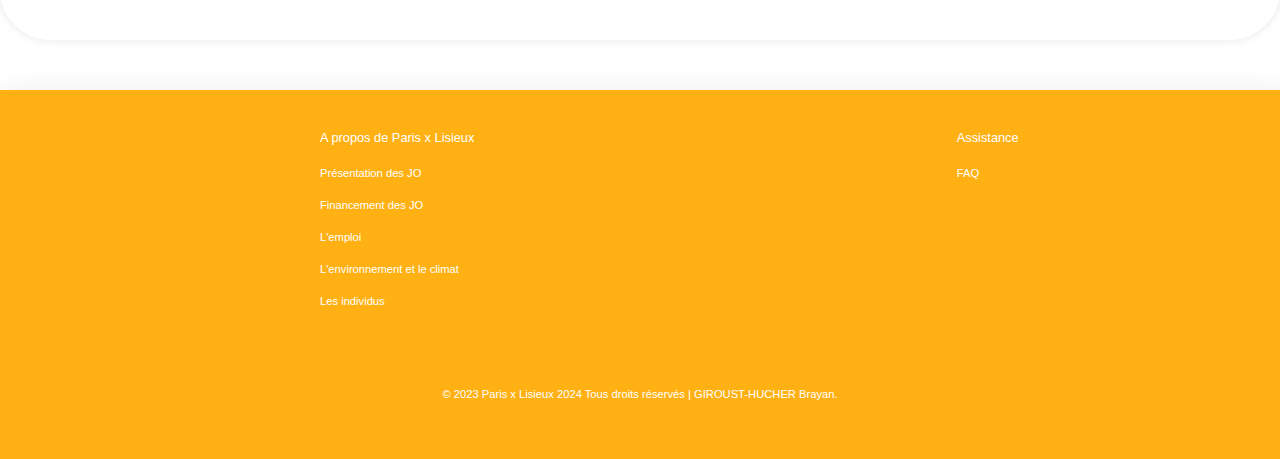
<file: funding-of-jo.html>
<!DOCTYPE html>
<html lang="fr">
<head>
    <meta charset="UTF-8">
    <meta name="viewport" content="width=device-width, initial-scale=1.0">
    <title>Financement_des_JO</title>
    <link rel="shortcut icon" type="image/png" href="img/favicon.ico">
    <link rel="stylesheet" href="css/main.css">
    <link rel="stylesheet" href="https://cdn.jsdelivr.net/npm/bootstrap@4.0.0/dist/css/bootstrap.min.css" integrity="sha384-Gn5384xqQ1aoWXA+058RXPxPg6fy4IWvTNh0E263XmFcJlSAwiGgFAW/dAiS6JXm" crossorigin="anonymous">
</head>
<body>
    <!-- Barre de navigation -->
    <header class="main-header">
        <div class="logo">
            <a href="index.html"><img class="logo-img" src="img/JO.png" alt="Logo JO"></a>
        </div>

        <nav class="main-nav">
            <ul class="nav-list">
                <li class="nav-item"><a class="nav-link" href="presentation.html">Présentation</a></li>
                <li class="nav-item"><a class="nav-link" href="funding-of-jo.html">Financement</a></li>
                <li class="nav-item"><a class="nav-link" href="emploi.html">Emploi</a></li>
                <li class="nav-item deroulant"><a class="nav-link" href="#">Environement et économie</a>
                    <ul class="sous">
                        <li><a href="cost.html">Les coûts</a></li>
                        <li><a href="opportunity-economic.html">Les opportunitées économiques</a></li>
                        <li><a href="environment.html">L'environement</a></li>
                    </ul>
                </li>
                <li class="nav-item"><a class="nav-link" href="people.html">Individus</a></li>
                <li class="nav-item"><a class="nav-link" href="connexion.html">Connexion</a></li>
            </ul>
        </nav>

        <div id="burger-menu">
            <span></span>
          </div>
          
          <div id="menu">
              <ul>
                <li><a href="presentation.html">Présentation</a></li>
                <li><a href="funding-of-jo.html">Financement</a></li>
                <li><a href="emploi.html">Emploi</a></li>
                <li><a href="cost.html">Les coûts</a></li>
                <li><a href="opportunity-economic.html">Les opportunitées économiques</a></li>
                <li><a href="environment.html">L'environement</a></li>
                <li><a href="people.html">Individus</a></li>
                <li><a href="connexion.html">Connexion</a></li>
              </ul>
          </div>
    </header>
    <!-- Fin de la barre de navigation -->

    <!-- Contenu principal -->
    <div class="info-special">
        <h1 class="info-special-title">Financement des Jeux Olympiques.</h1>
        <p class="info-special-text">Voyez comment les Jeux Olympiques ont été financés.</p>
    </div>

    <!-- Image de présentation -->
    <div id="carouselExampleIndicators" class="carousel slide" data-ride="carousel">
        <ol class="carousel-indicators">
            <li data-target="#carouselExampleIndicators" data-slide-to="0" class="active"></li>
            <li data-target="#carouselExampleIndicators" data-slide-to="1"></li>
            <li data-target="#carouselExampleIndicators" data-slide-to="2"></li>
        </ol>

        <div class="carousel-inner">
            <div class="carousel-item active">
                <img class="d-block w-100" src="img/fond.jpg" alt="Image de présentation des JO">
            </div>
          
            <div class="carousel-item">
                <img class="d-block w-100" src="img/fond2.jpg" alt="Image de présentation des JO">
            </div>
          
            <div class="carousel-item">
                <img class="d-block w-100" src="img/fond3.jpg" alt="Image de présentation des JO">
            </div>
        </div>

        <a class="carousel-control-prev" href="#carouselExampleIndicators" role="button" data-slide="prev">
            <span class="carousel-control-prev-icon" aria-hidden="true"></span>
            <span class="sr-only">Previous</span>
        </a>
        
        <a class="carousel-control-next" href="#carouselExampleIndicators" role="button" data-slide="next">
            <span class="carousel-control-next-icon" aria-hidden="true"></span>
            <span class="sr-only">Next</span>
        </a>
    </div>

    <!-- Contenu principal -->
    <main>
        <div class="text-box">
            <h3>Les Jeux Olympiques : un financement massif</h3>
            <p> Les Jeux Olympiques de Paris 2024 représentent un coût financier majeur, 
                que de nombreux acteurs de l'économie française et mondiale sont prêts à payer afin d'offrir
                à tous ce moment de félicité et de ferveur sportive internationalle. Vous verrez ici comment les Jeux Olympiques de Paris2024 ont été financés.</p>
            
            <h3>96% de financements privés :</h3>
            <ul>
                <li class="sublist1">4,38Mds d'euros de budget pour le Commité d'organisation de PARIS2024</li>
                <li class="sublist1">1,2Mds d'euros de dotations venant du <a href="https://www.paris2024.org/fr/cio/">CIO</a></li>
                <li class="sublist1">1,4Mds d'euros de Billeterie/Hospitalité/Licensing
                    <ul class="sublist2">
                        <li>1,1Mds d'euros de Billeterie</li>
                        <li>170M d'euros de l'Hospitalité</li>
                        <li>127M d'euros de Licensing</li>
                    </ul>
                </li>
                <li class="sublist1">1,226Mds d'euros de partnariats</li>
                <li class="sublist1">0,193Mds d'euros d'autres financements divers</li>
            </ul>
            <h3>4% de financements publics</h3>
        </div>
    </main>


    <!-- Footer -->
    <footer class="footer">
        <div class="footer-container">
            <div class="footer-column">
                <h4>A propos de Paris x Lisieux</h4>
                <ul class="footer-list">
                    <li class="footer-li"><a href="presentation.html">Présentation des JO</a></li>
                    <li class="footer-li"><a href="funding-of-jo.html">Financement des JO</a></li>
                    <li class="footer-li"><a href="emploi.html">L'emploi</a></li>
                    <li class="footer-li"><a href="environment.html">L'environnement et le climat</a></li>
                    <li class="footer-li"><a href="people.html">Les individus</a></li>
                </ul>
            </div>
        </div>

        <div class="footer-column">
            <h4>Assistance</h4>
            <ul class="footer-list">
                <li class="footer-li"><a href="faq.html">FAQ</a></li>
            </ul>
        </div>

        <div class="p-footer">
            <p class="p-footer-text">© 2023 Paris x Lisieux 2024 Tous droits réservés | GIROUST-HUCHER Brayan.</p>
        </div>
    </footer>

    <!-- Script -->
    <script src="js/carousel.js"></script>
    <script src="js/menu.js"></script>
    <script src="https://code.jquery.com/jquery-3.2.1.slim.min.js" integrity="sha384-KJ3o2DKtIkvYIK3UENzmM7KCkRr/rE9/Qpg6aAZGJwFDMVNA/GpGFF93hXpG5KkN" crossorigin="anonymous"></script>
    <script src="https://cdn.jsdelivr.net/npm/popper.js@1.12.9/dist/umd/popper.min.js" integrity="sha384-ApNbgh9B+Y1QKtv3Rn7W3mgPxhU9K/ScQsAP7hUibX39j7fakFPskvXusvfa0b4Q" crossorigin="anonymous"></script>
    <script src="https://cdn.jsdelivr.net/npm/bootstrap@4.0.0/dist/js/bootstrap.min.js" integrity="sha384-JZR6Spejh4U02d8jOt6vLEHfe/JQGiRRSQQxSfFWpi1MquVdAyjUar5+76PVCmYl" crossorigin="anonymous"></script>
    
</body>
</html>
</file>
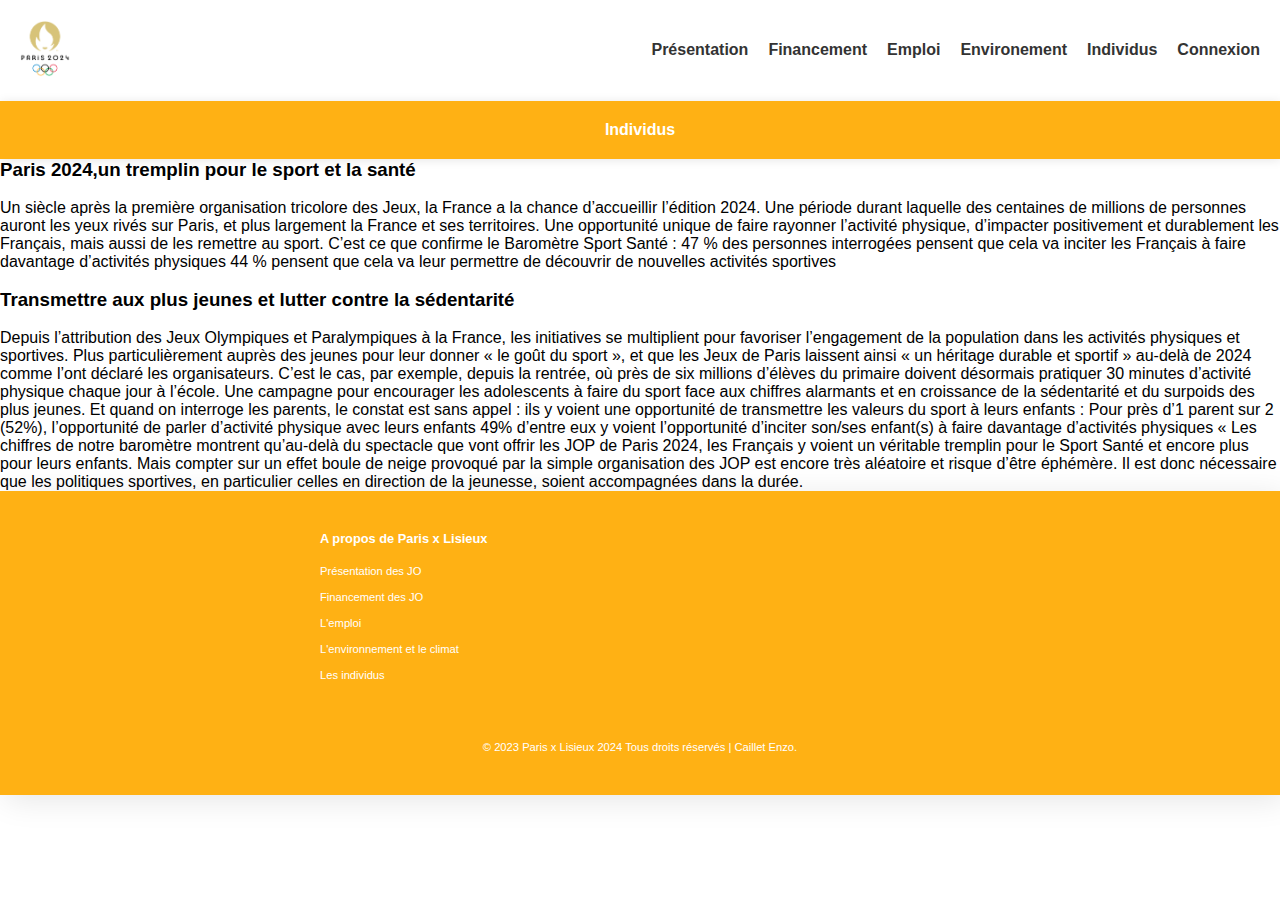
<file: individus.html>
<!DOCTYPE html>
<html lang="fr">
<head>
    <meta charset="UTF-8">
    <meta name="viewport" content="width=device-width, initial-scale=1.0">
    <title>Paris x Lisieux | 2024</title>
    <link rel="shortcut icon" type="image/png" href="img/favicon.ico">
    <link rel="stylesheet" href="css/main.css">
</head>
<body>
    <!-- Barre de navigation -->
    <header class="main-header">
        <div class="logo">
            <img class="logo-img" src="img/JO.png" alt="Logo JO">
        </div>

        <nav class="main-nav">
            <ul class="nav-list">
                <li class="nav-item"><a class="nav-link" href="#">Présentation</a></li>
                <li class="nav-item"><a class="nav-link" href="#">Financement</a></li>
                <li class="nav-item"><a class="nav-link" href="#">Emploi</a></li>
                <li class="nav-item"><a class="nav-link" href="#">Environement</a></li>
                <li class="nav-item"><a class="nav-link" href="#">Individus</a></li>
                <li class="nav-item"><a class="nav-link" href="connexion.html">Connexion</a></li>
            </ul>
        </nav>
    </header>
    <!-- Fin de la barre de navigation -->

    <!-- Contenu principal -->
    <div class="info-special">
        <h1 class="info-special-title">Individus</h1>
    </div>

     <!--<div class="image">
        <img src="https://www.pa-sport.fr/wp-content/uploads/Barometre-Sport-Sante-500-jours-avant-les-JO-Paris-2024.jpg" alt="Impact des JO Paris sur l'activité sportive">
    </div>-->

    <div class="un-tremplin">
        <h3> Paris 2024,un tremplin pour le sport et la santé </h3><br>
        <p>Un siècle après la première organisation tricolore des Jeux, la France a la chance d’accueillir l’édition 2024. Une période durant laquelle des centaines de millions de personnes auront les yeux rivés sur Paris, et plus largement la France et ses territoires. Une opportunité unique de faire rayonner l’activité physique, d’impacter positivement et durablement les Français, mais aussi de les remettre au sport. C’est ce que confirme le Baromètre Sport Santé :
            47 % des personnes interrogées pensent que cela va inciter les Français à faire davantage d’activités physiques 44 % pensent que cela va leur permettre de découvrir de nouvelles activités sportives</p><br>
    </div>

    <div class="Activité-jeune">
        <h3>Transmettre aux plus jeunes et lutter contre la sédentarité</h3><br>
        <p>Depuis l’attribution des Jeux Olympiques et Paralympiques à la France, les initiatives se multiplient pour favoriser l’engagement de la population dans les activités physiques et sportives. Plus particulièrement auprès des jeunes pour leur donner « le goût du sport », et que les Jeux de Paris laissent ainsi « un héritage durable et sportif » au-delà de 2024 comme l’ont déclaré les organisateurs.
        C’est le cas, par exemple, depuis la rentrée, où près de six millions d’élèves du primaire doivent désormais pratiquer 30 minutes d’activité physique chaque jour à l’école. Une campagne pour encourager les adolescents à faire du sport face aux chiffres alarmants et en croissance de la sédentarité et du surpoids des plus jeunes.    
            Et quand on interroge les parents, le constat est sans appel : ils y voient une opportunité de transmettre les valeurs du sport à leurs enfants :
            Pour près d’1 parent sur 2 (52%), l’opportunité de parler d’activité physique avec leurs enfants 49% d’entre eux y voient l’opportunité d’inciter son/ses enfant(s) à faire davantage d’activités physiques
            « Les chiffres de notre baromètre montrent qu’au-delà du spectacle que vont offrir les JOP de Paris 2024, les Français y voient un véritable tremplin pour le Sport Santé et encore plus pour leurs enfants. Mais compter sur un effet boule de neige provoqué par la simple organisation des JOP est encore très aléatoire et risque d’être éphémère. Il est donc nécessaire que les politiques sportives, en particulier celles en direction de la jeunesse, soient accompagnées dans la durée.</p>
    </div>






    <!-- Footer -->
    <footer class="footer">
        <div class="footer-container">
            <div class="footer-column">
                <h4>A propos de Paris x Lisieux</h4>
                <ul class="footer-list">
                    <li class="footer-li"><a href="#">Présentation des JO</a></li>
                    <li class="footer-li"><a href="#">Financement des JO</a></li>
                    <li class="footer-li"><a href="#">L'emploi</a></li>
                    <li class="footer-li"><a href="#">L'environnement et le climat</a></li>
                    <li class="footer-li"><a href="#">Les individus</a></li>
                </ul>
            </div>
        </div>

        <div class="p-footer">
            <p class="p-footer-text">© 2023 Paris x Lisieux 2024 Tous droits réservés | Caillet Enzo.</p>
        </div>
    </footer>

</body>
</html>
</file>
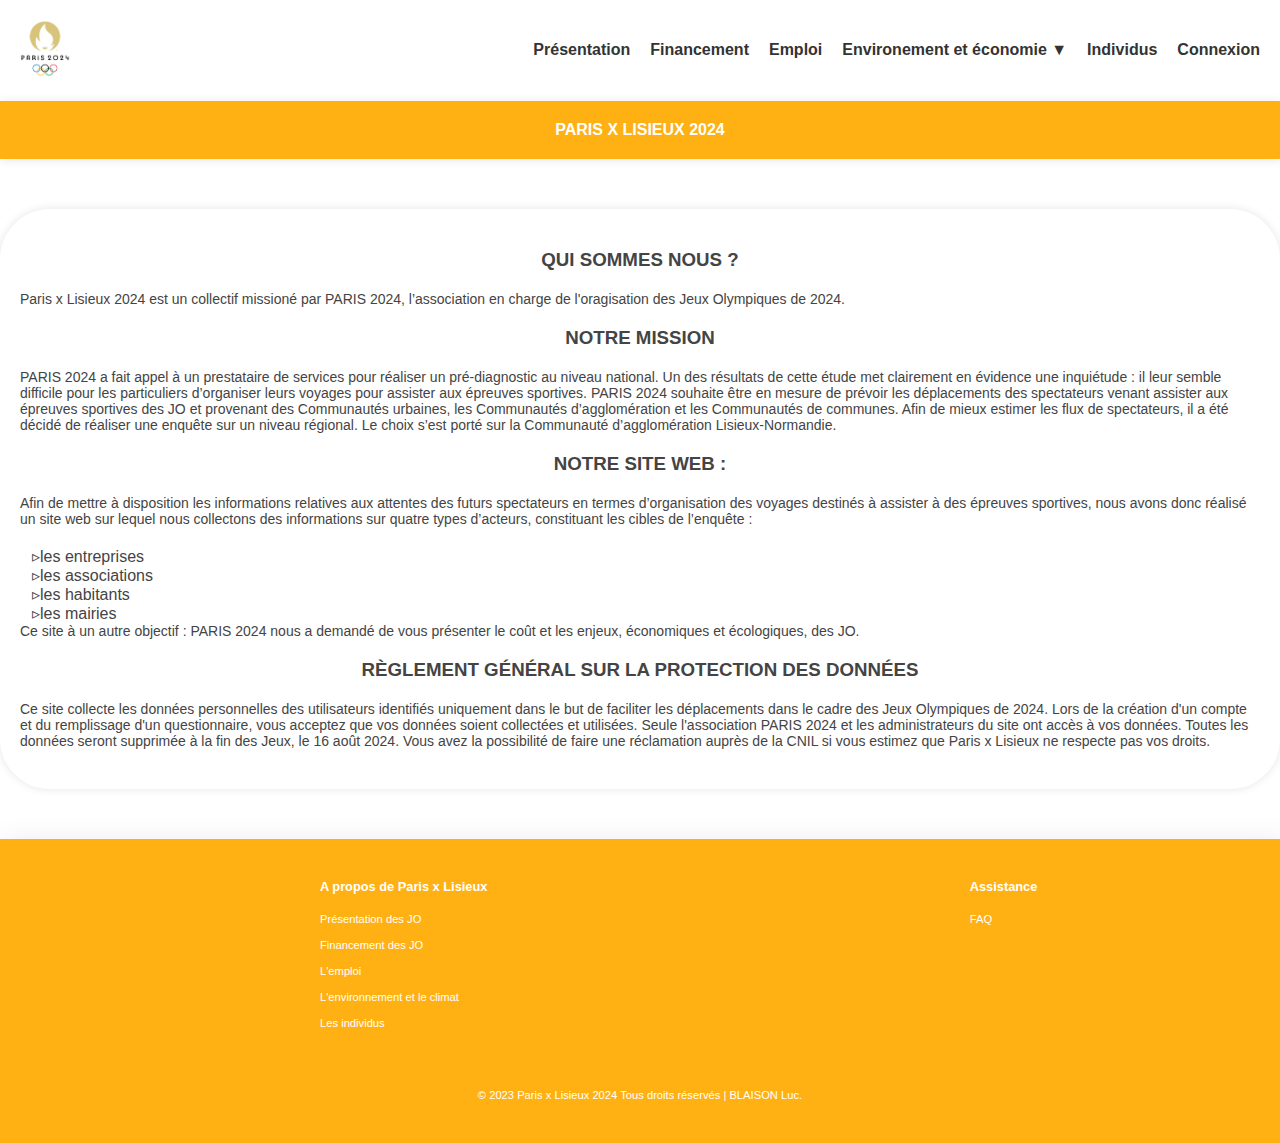
<file: presentation-survey.html>
<!DOCTYPE html>
<html lang="fr">
<head>
    <meta charset="UTF-8">
    <meta name="viewport" content="width=device-width, initial-scale=1.0">
    <title>Paris 2024 - l'étude Paris x Lisieux</title>
    <link rel="shortcut icon" type="image/png" href="img/favicon.ico">
    <link rel="stylesheet" href="css/main.css">
</head>
<body>
    <!-- Barre de navigation -->
    <header class="main-header">
        <div class="logo">
            <a href="index.html"><img class="logo-img" src="img/JO.png" alt="Logo JO"></a>
        </div>

        <nav class="main-nav">
            <ul class="nav-list">
                <li class="nav-item"><a class="nav-link" href="presentation.html">Présentation</a></li>
                <li class="nav-item"><a class="nav-link" href="funding-of-jo.html">Financement</a></li>
                <li class="nav-item"><a class="nav-link" href="emploi.html">Emploi</a></li>
                <li class="nav-item deroulant"><a class="nav-link" href="#">Environement et économie</a>
                    <ul class="sous">
                        <li><a href="cost.html">Les coûts</a></li>
                        <li><a href="opportunity-economic.html">Les opportunitées économiques</a></li>
                        <li><a href="environment.html">L'environement</a></li>
                    </ul>
                </li>
                <li class="nav-item"><a class="nav-link" href="people.html">Individus</a></li>
                <li class="nav-item"><a class="nav-link" href="connexion.html">Connexion</a></li>
            </ul>
        </nav>

        <div id="burger-menu">
            <span></span>
          </div>
          
          <div id="menu">
              <ul>
                <li><a href="presentation.html">Présentation</a></li>
                <li><a href="funding-of-jo.html">Financement</a></li>
                <li><a href="emploi.html">Emploi</a></li>
                <li><a href="cost.html">Les coûts</a></li>
                <li><a href="opportunity-economic.html">Les opportunitées économiques</a></li>
                <li><a href="environment.html">L'environement</a></li>
                <li><a href="people.html">Individus</a></li>
                <li><a href="connexion.html">Connexion</a></li>
              </ul>
          </div>
    </header>
    <!-- Fin de la barre de navigation -->

    <!-- Contenu principal -->
    <div class="info-special">
        <h1 class="info-special-title">PARIS X LISIEUX 2024</h1>
        <p class="info-special-text"></p>
    </div>

    <!-- presentation paris 2024 -->
    <main>
    <div class="text-box">
        <h3>Qui sommes nous ?</h3>
        <p>Paris x Lisieux 2024 est un collectif missioné par PARIS 2024, l’association en charge de l'oragisation des Jeux Olympiques de 2024.
        </p>
        <h3>Notre mission</h3>
        <p>PARIS 2024 a fait appel à un prestataire de services pour réaliser un pré-diagnostic au niveau national. Un des résultats de cette étude met clairement en évidence une inquiétude : 
            il leur semble difficile pour les particuliers d’organiser leurs voyages pour assister aux épreuves sportives. PARIS 2024 souhaite être en mesure de prévoir les déplacements 
            des spectateurs venant assister aux épreuves sportives des JO et provenant des Communautés urbaines, les Communautés d’agglomération et les Communautés de communes. 
            Afin de mieux estimer les flux de spectateurs, il a été décidé de réaliser une enquête sur un niveau régional. 
            Le choix s’est porté sur la Communauté d’agglomération Lisieux-Normandie. 
        </p>
        <h3>Notre site web :</h3>
        <p>Afin de mettre à disposition les informations relatives aux attentes des futurs spectateurs en termes d’organisation des voyages destinés à assister à des épreuves sportives, 
            nous avons donc réalisé un site web sur lequel nous collectons des informations sur quatre types d’acteurs, constituant les cibles de l’enquête :
        </p>
        <ul>
            <li>les entreprises</li>
            <li>les associations</li>
            <li>les habitants</li>
            <li>les mairies</li>
        </ul>
        <p>Ce site à un autre objectif : PARIS 2024 nous a demandé de vous présenter le coût et les enjeux, économiques et écologiques, des JO.</p>
        <h3>Règlement Général sur la Protection des Données</h3>
        <p>Ce site collecte les données personnelles des utilisateurs identifiés uniquement dans le but de faciliter les déplacements dans le cadre des Jeux Olympiques de 2024. 
            Lors de la création d'un compte et du remplissage d'un questionnaire, vous acceptez que vos données soient collectées et utilisées. Seule l'association PARIS 2024 et les administrateurs 
            du site ont accès à vos données. Toutes les données seront supprimée à la fin des Jeux, le 16 août 2024. Vous avez la possibilité de faire une réclamation auprès de la CNIL si vous estimez 
            que Paris x Lisieux ne respecte pas vos droits.
        </p>


    </div>
    </main>



    <!-- Footer -->
    <footer class="footer">
        <div class="footer-container">
            <div class="footer-column">
                <h4>A propos de Paris x Lisieux</h4>
                <ul class="footer-list">
                    <li class="footer-li"><a href="presentation.html">Présentation des JO</a></li>
                    <li class="footer-li"><a href="funding-of-jo.html">Financement des JO</a></li>
                    <li class="footer-li"><a href="emploi.html">L'emploi</a></li>
                    <li class="footer-li"><a href="environment.html">L'environnement et le climat</a></li>
                    <li class="footer-li"><a href="people.html">Les individus</a></li>
                </ul>
            </div>
        </div>

        <div class="footer-column">
            <h4>Assistance</h4>
            <ul class="footer-list">
                <li class="footer-li"><a href="faq.html">FAQ</a></li>
            </ul>
        </div>

        <div class="p-footer">
            <p class="p-footer-text">© 2023 Paris x Lisieux 2024 Tous droits réservés | BLAISON Luc.</p>
        </div>
    </footer>

    <!-- Script -->
    <script src="js/menu.js"></script>

</body>
</html>
</file>
<file: css/main.css>
/* CSS Réalisé par HOULLEGATTE Tom */

/* Style par défaut */
* {
    margin: 0;
    padding: 0;
    box-sizing: border-box;
}

html {
    position: relative;
    min-height: 100%;
}

body {
    margin: 0;
    padding: 0;
    overflow-x: hidden;
    font-family: sans-serif;
  }

/* Style header */
.main-header {
    display: flex;
    justify-content: center;
    align-items: center;
    padding: 20px 0px;
    background-color: #fff;
    box-shadow: 0px 0px 10px rgba(0, 0, 0, 0.1);
    width: auto;
}
/* Style pour le logo */
.logo {
    margin-right: 20px;
}

.logo-img {
    margin-left: 20px;
    width: 50px;
    height: auto;
}

/* Style pour la navigation */
.main-nav {
    display: flex;
    justify-content: space-between;
    align-items: center;
    width: 100%;
}

.nav-list {
    list-style: none;
    display: flex;
    margin-left: auto;
}

.nav-item {
    margin-right: 20px;
}

.nav-link {
    text-decoration: none;
    color: #333;
    font-weight: bold;
    transition: color 0.3s ease-in-out;
}

.nav-link:hover {
    color: #666;
}

.sous {
    display: none;
    box-shadow: 0px 1px 2px #FFB114;
    background-color: #fff;
    position: absolute;
    width: 200px;
    z-index: 1000;
    border-radius: 5px;
}

.sous li {
    float: none;
    text-align: left;
    list-style: none;
    margin-top: 5px;
    margin-bottom: 5px;
    margin-left: 5px;
}

li:hover .sous {
    display: block;
    position: absolute;
    background-color: #FAB41E;
    transition: all 0.3s ease-in-out;
}

.sous a {
    color: #fff;
    font-weight: normal;
    text-decoration: none;
    text-transform: uppercase;
    font-size: 10px;
}

#burger-menu {
    display: none;
    cursor: pointer;
    width: 27px;
    height: 27px;
    overflow: visible;
    position: fixed;
    top: 20px;
    right: 20px;
    color: #000;
    z-index: 2;
  
    span,
    span:before,
    span:after {
      background: #444;
      display: block;
      height: 2px;
      opacity: 1;
      position: absolute;
      transition: 0.3s ease-in-out;
    }
  
    span:before,
    span:after {
      content: "";
    }
  
    span:before {
      left: 0px;
      top: -10px;
      width: 27px;
    }
  
    span {
      right: 0px;
      top: 13px;
      width: 27px;
    }
  
    span:after {
      left: 0px;
      top: 10px;
      width: 27px;
    }
  
    &.close {
      span:before {
        top: 0px;
        transform: rotate(90deg);
        width: 27px;
      }
  
      span {
        transform: rotate(-45deg);
        top: 13px;
        width: 27px;
      }

      span:after {
        top: 0px;
        left: 0;
        transform: rotate(90deg);
        opacity: 0;
        width: 0;
      }
    }
  }
  
  #menu {
    z-index: 1;
    min-width: 100%;
    min-height: 100%;
    position: fixed;
    top: 0;
    height: 0;
    visibility: hidden;
    opacity: 0;
    text-align: center;
    padding-top: 20px;
    transition: all 0.3s ease-in-out;
  
    &.overlay {
      visibility: visible;
      opacity: 1;
      padding-top: 100px;
      background: rgba(0, 0, 0, 0.8);
    }
  
    ul {
      padding: 0;
    }
  
    li {
      list-style: none;
    }
  
    a {
      color: #fff;
      display: block;
      font-size: 20px;
      font-weight: bold;
      margin-bottom: 30px;
      text-decoration: none;
      text-transform: uppercase;
    }
}

.deroulant > a::after {
    content: " ▼";
}

/* Info spécial */
.info-special {
    display: flex;
    flex-direction: column;
    justify-content: center;
    align-items: center;
    padding: 20px 0px;
    background-color: #FFB114; 
    color: #fff;
    box-shadow: 1px 1px 10px rgba(0, 0, 0, 0.1);
}

.info-special h1 {
    font-size: 1rem;
}

.texte-environement-climats{
    font-size: 1rem;
}

.info-special p {
    font-size: 10px;
}

/* Image de présentation */
.img-presentation {
    display: flex;
    justify-content: center;
    align-items: center;
    padding: 20px 0px;
    background-color: #fff;
    box-shadow: 0px 0px 10px rgba(0, 0, 0, 0.1);
    width: auto;
}

.img-presentation-img {
    width: 60%;
    height: auto;
    background-size: cover;
    background-position: center;
    background-repeat: no-repeat;
    position: relative;
    z-index: 0;
    border-radius: 50px;
}

/* Footer */
.footer {
    position: sticky;
    width: 100%;
    background-color: #FFB114;
    color: #fff;
    padding: 40px 0px;
    box-shadow: 5px 5px 30px rgba(0, 0, 0, 0.1);
    display: flex;
    flex-wrap: wrap;
    justify-content: space-between;
    align-items: flex-start;
}

.footer-container {
    max-width: 1200px;
    display: flex;
    margin-left: 25%;
    margin-right: 33%;
    flex-wrap: wrap;
    justify-content: space-between;
}

.footer-column {
    flex: 1;
    display: flex;
    flex-direction: column;
    width: calc(33.33%);
    margin-bottom: 20px;
    margin-right: 60px;
    box-sizing: border-box;
}

.footer-column h4 {
    font-size: 0.8em;
    margin-bottom: 15px;
}

.footer-list {
    list-style: none;
    padding: 0;
}

.footer-li {
    margin-bottom: 8px;
}

.footer-li a {
    color: #fff;
    text-decoration: none;
    transition: color 0.3s ease-in-out;
    font-size: 0.7em;
}

.footer-li a:hover {
    color: #666;
}

.p-footer {
    width: 100%;
    text-align: center;
    margin-top: 20px;
}

.p-footer-text {
    font-size: 0.7em;
    display: inline-block;
    margin-top: 10px;
}

/* Style pour le système de connexion */
.form-box {
    width: 100%;
    max-width: 500px;
    margin: 100px auto;
    padding: 20px;
    box-sizing: border-box;
    background-color: #fff;
    border-radius: 50px solid #ccc;
    box-shadow: 0px 0px 10px rgba(0, 0, 0, 0.1);
}

.form-box label {
    display: block;
    text-align: center;
    margin-bottom: 10px;
    font-weight: bold;
}

.form-group {
    margin-bottom: 20px;
}

.form-control {
    width: 100%;
    padding: 10px;
    box-sizing: border-box;
    border: 1px solid #ccc;
    border-radius: 5px;
    outline: none;
    transition: border-color 0.3s ease-in-out;
}

.form-btn {
    width: 100%;
    padding: 10px;
    box-sizing: border-box;
    border: none;
    border-radius: 5px;
    outline: none;
    background-color: #FFB114;
    color: #fff;
    font-weight: bold;
    cursor: pointer;
    transition: background-color 0.3s ease-in-out;
}

.form-btn:hover {
    background-color: #666;
}

/* Formulaire google */
.ff-compose {
    width: 100%;
    max-width: 500px;
    margin: 100px auto;
    padding: 20px;
    box-sizing: border-box;
    background-color: #fff;
    border-radius: 50px solid #ccc;
    box-shadow: 0px 0px 10px rgba(0, 0, 0, 0.1);
    z-index: 1 !important;
}

/* Style pour le main */
main {
    width: 100%;
    height: 100%;
}

/* Style pour l'admin */
.box-stat {
    width: 90%;
    margin: 100px auto;
    padding: 20px;
    box-sizing: border-box;
    background-color: #fff;
    color: #FFB114;
    border-radius: 20px;
    box-shadow: 0px 0px 10px rgba(0, 0, 0, 0.1);
}

.box-stat h2 {
    text-align: center;
    margin-bottom: 20px;
    text-transform: uppercase;
}

.box-stat iframe {
    width: 100%;
    height: 500px;
    border: none;
    border-radius: 5px;
    box-shadow: 0px 0px 10px rgba(0, 0, 0, 0.1);
}

/* Style pour la page de presentation */
.text-box {
    flex: 1 1 40%;
    width: auto;
    border-radius: 50px;
    margin-bottom: 50px;
    margin-top: 50px;
    padding: 20px;
    box-sizing: border-box;
    background-color: #fff;
    color: #444;
    box-shadow: 0px 0px 10px rgba(0, 0, 0, 0.1);
}

.image-box p {
    float: right;
    margin-left: 20px;
    margin-bottom: 20px;
    width: 50%;
    text-align: justify;
}

.image-box img {
    width: 400px;
    height: auto;
    border-radius: 50px;
    box-shadow: 0px 0px 10px rgba(0, 0, 0, 0.1);
}

.text-box h3 {
    margin-bottom: 20px;
    margin-top: 20px;
    text-transform: uppercase;
    text-align: center;
}

.text-box p {
    margin-bottom: 20px;
    font-size: 14px;
}

.text-box ul {
    list-style: "▹";
    margin-left: 20px;
}

/* Style pour le carroussel */
.container {
    overflow: hidden;
    display: flex;
    justify-content: center;
    align-items: center;
    flex-wrap: wrap;
}

.carousel {
    position: relative;
}

.carousel-inner {
    display: flex;
    overflow: hidden;
    height: 100vh;
    flex-wrap: nowrap;
}

.slide {
    flex: 0 0 100%;
    height: 100%;
    transition: all 0.5s ease-in-out;
}

.slide img {
    width: 100%;
    height: 100%;
    object-fit: cover;
    filter: brightness(65%);
}

.carousel-controls {
    position: absolute;
    top: 50%;
    left: 0;
    right: 0;
    display: flex;
    justify-content: space-between;
    align-items: center;
    transform: translateY(-50%);
}

.carousel-controls button {
    border: none;
    background-color: transparent;
    padding: 10px;
}

.carousel-controls button img {
    width: 50px;
    height: auto;
    cursor: pointer;
    transition: all 0.3s ease-in-out;
    background-color: #ccc;
    border-radius: 100%;
    border: 3px solid #000;
}

.carousel-dots {
    position: absolute;
    z-index: 5;
    left: 50%;
    right: 50%;
    bottom: 10%;
    display: flex;
    justify-content: center;

}

.carousel-dots .dot {
    border-radius: 50%;
    margin: 5px;
    cursor: pointer;
}

.carousel-dots .active {
    border: 10px solid #fff !important;
}
.carousel-dots .inactive {
    border: 10px solid #FFB114;
}

/* Responsive */

@media screen and (max-width: 768px) {

    .main-nav {
        display: none;
    }

    #burger-menu {
      display: block;
    }
  
    #menu {
       display: block;
    }

    .footer-column {
        display: none;
    }

    .footer-list {
        display: none;
    }

    .container {
        justify-content: none;
        align-items: none;
        flex-wrap: nowrap;
    }

    .container {
        display: block;
        text-align: center;
    }

    .text-box {
        flex: none;
        width: 100%;
        margin-right: 0;
    }
}
</file>
